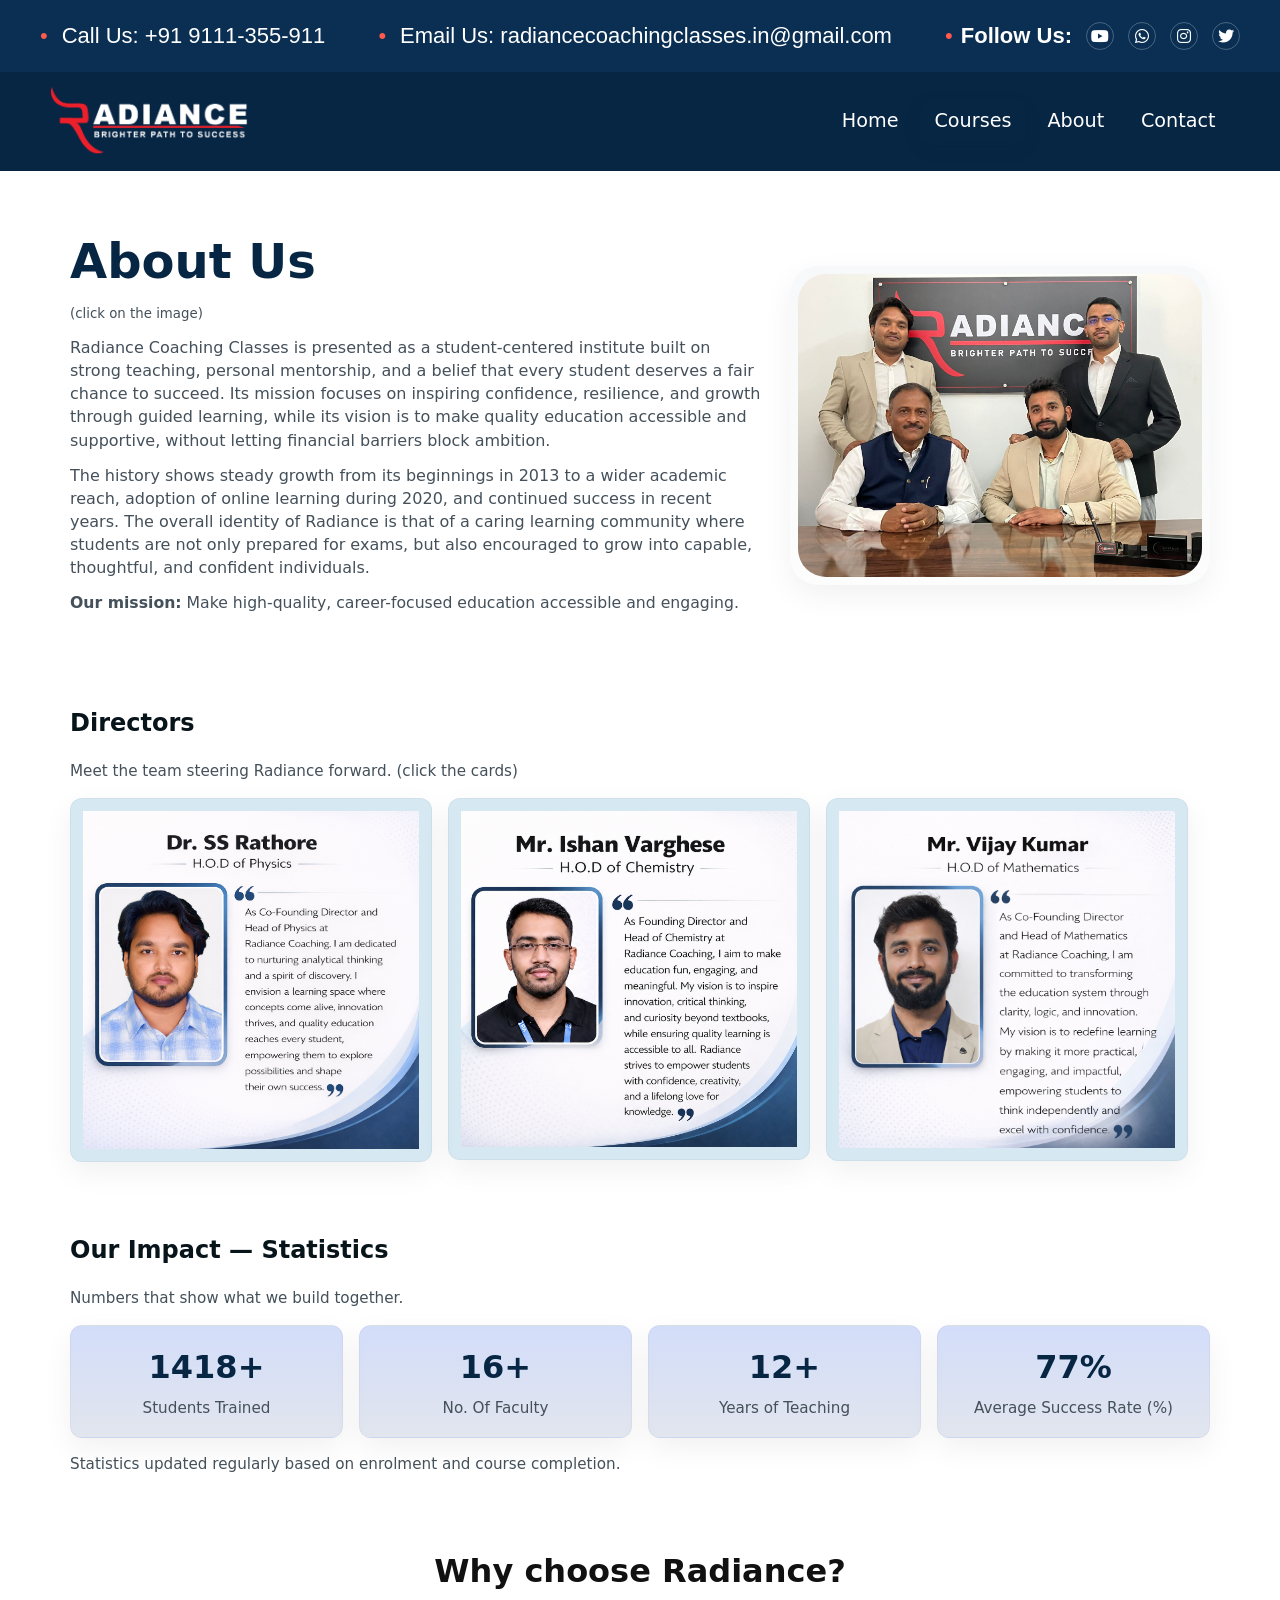
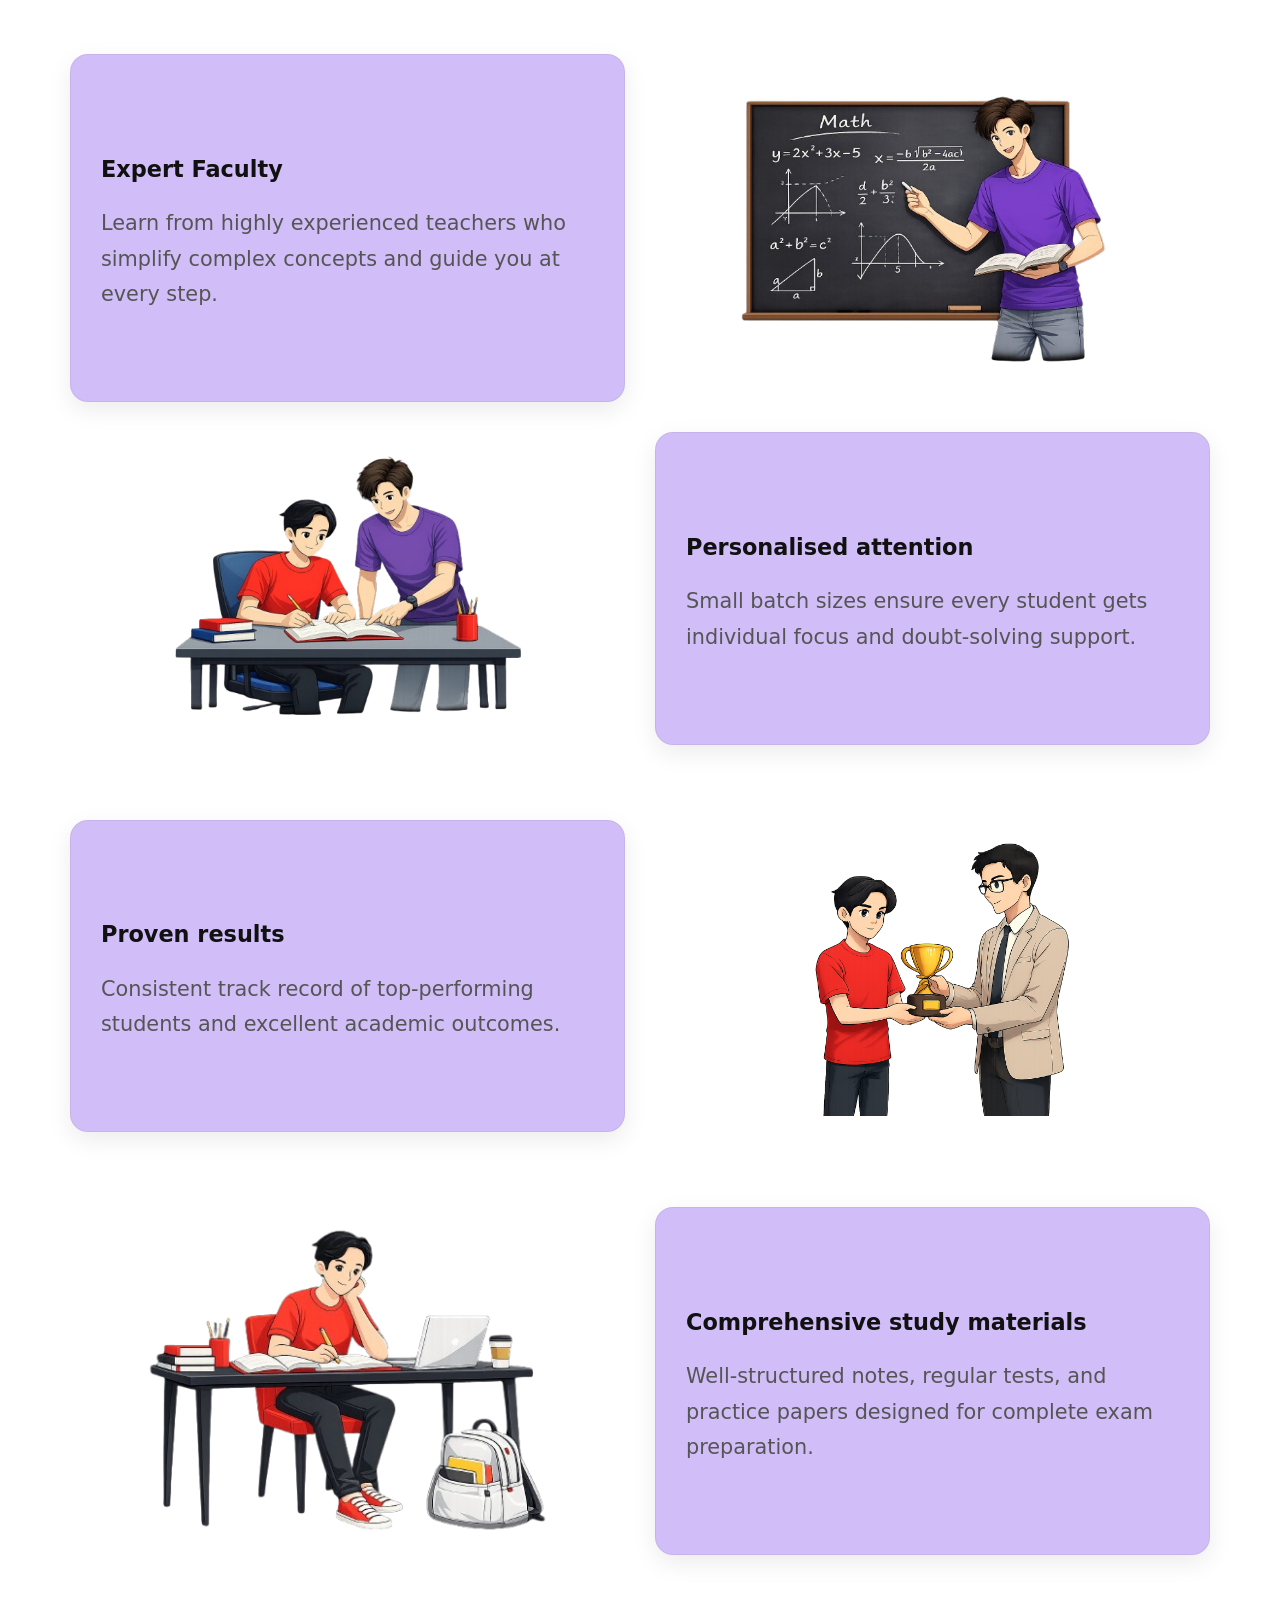
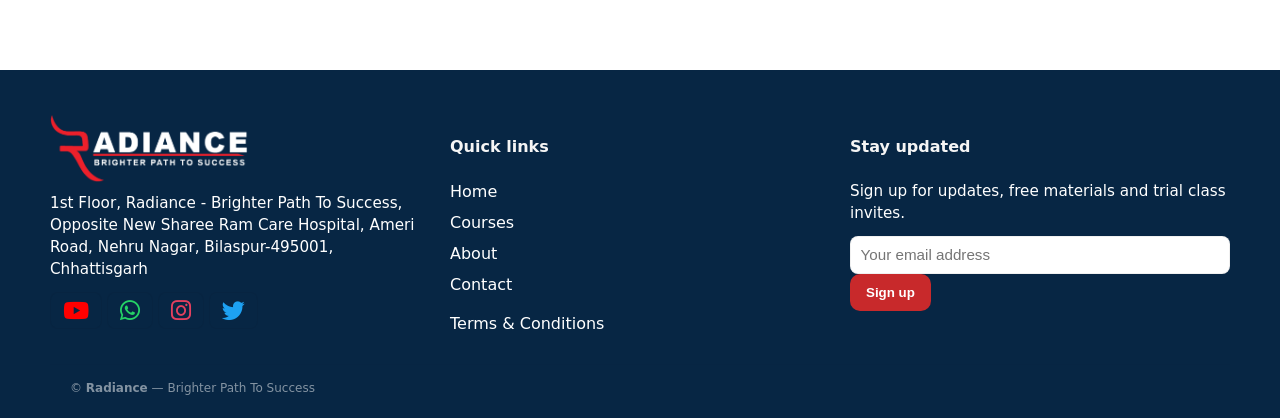
<file: about.html>
<!doctype html>
<html lang="en">
<head>
  <meta charset="utf-8" />
  <meta name="viewport" content="width=device-width,initial-scale=1" />
  <title>About Radiance Coaching Classes | Our Mission & Teaching Approach</title>
  <meta name="description" content="Learn about Radiance Coaching Classes, our mission, teaching approach, and how we help students build confidence, clarity, and strong results.">
  <link rel="stylesheet" href="aboutus.css">
  <link rel="stylesheet" href="https://cdnjs.cloudflare.com/ajax/libs/font-awesome/6.5.0/css/all.min.css">
  <link rel="icon" type="image/png" href="Rlogo-01.png">
</head>
<body>
   <header class="upper-header"><!-- Top Bar -->
<div class="top-bar">
  <div class="top-bar-inner">
    <div class="top-item">
      <span class="dot">•</span>
      <strong><a href="tel:+91 9111 355 911"></strong>Call Us: +91 9111-355-911</a>
    </div>

    <div class="top-item">
      <span class="dot">•</span>
      <strong><a href="mailto:radiancecoachingclasses.in@gmail.com"></strong>Email Us: radiancecoachingclasses.in@gmail.com</a>
    </div>

    <div class="top-item social">
      <span class="dot">•</span>
      <strong>Follow Us:</strong>
      <a href="https://www.youtube.com/@Radiancebsp" class="yt"><i class="fa-brands fa-youtube"></i></a>
      <a href="https://wa.me/919111355911" class="wp"><i class="fa-brands fa-whatsapp"></i></a>
      <a href="https://www.instagram.com/radiance.bsp/" class="ig"><i class="fa-brands fa-instagram"></i></a>
      <a href="https://x.com/Radiance1825" class="tw"><i class="fa-brands fa-twitter"></i></a>
    </div>
  </div>
</div>
  </header>
  <header class="site-header">
    <div class="container header-inner">
      <a href="index.html" class="brand">
        <img src="logo.png" alt="Radiance logo" class="logo">
      </a>
      <nav class="main-nav" aria-label="Main navigation">
        <ul>
          <li><a href="index.html">Home</a></li>
          <li><a href="courses.html" class="active">Courses</a></li>
          <li><a href="about.html">About</a></li>
          <li><a href="contact.html">Contact</a></li>
        </ul>
      </nav>
    </div>
  </header>

  <main class="container page-about">
    <!-- Hero / Intro -->
    <section class="hero">
      <div class="hero-content">
        <a href="aboutrad.pdf" style="text-decoration: none;"><h1>About Us</h1></a>
        <p class="lead" style="font-size: smaller;">
          (click on the image)
        </p>
        <p class="lead">
          Radiance Coaching Classes is presented as a student-centered institute built on strong teaching,
          personal mentorship, and a belief that every student deserves a fair chance to succeed. Its mission 
          focuses on inspiring confidence, resilience, and growth through guided learning, while its vision is
          to make quality education accessible and supportive, without letting financial barriers block ambition.
        </p>

        <p class="lead">
          The history shows steady growth from its beginnings in 2013 to a wider academic reach, adoption of online 
          learning during 2020, and continued success in recent years. The overall identity of Radiance is that of a 
          caring learning community where students are not only prepared for exams, but also encouraged to grow into 
          capable, thoughtful, and confident individuals.
        </p>
        <p class="mission"><strong>Our mission:</strong> Make high-quality, career-focused education accessible and engaging.</p>
      </div>

      <div class="hero-card">
        <div class="card-visual">
          <a href="aboutrad.pdf"><img src="the us.jpeg" alt="Students learning" /></a>
        </div>
      </div>
    </section>

    <!-- Owners / Directors -->
    <section class="owners-section" aria-labelledby="owners-heading">
      <h2 id="owners-heading">Directors</h2>
      <p class="small muted">Meet the team steering Radiance forward. (click the cards)</p>

      <div class="owners-grid">
      <a href="Rathore Profile.pdf"><article class="owner-card">
          <img src="Rathsays.png" class="director-profile">
        </article></a>

        <a href="ISHAN.pdf"><article class="owner-card">
          <img src="ishansays.png" class="director-profile">
        </article></a>
      
        <a href="vijay profile.pdf"><article class="owner-card">
          <img src="vijsays.png" class="director-profile">
        </article></a>
      
      
      </div>
    </section>

    <!-- Statistics -->
    <section class="stats-section" aria-labelledby="stats-heading">
      <h2 id="stats-heading">Our Impact — Statistics</h2>
      <p class="small muted">Numbers that show what we build together.</p>

      <style>.plus::after {
          content: "+";
       }
       .percent::after {
        content: "%";
       }
       </style>

      <div class="stats-grid" role="list">
        <div class="stat" role="listitem">
          <div class="stat-value plus" data-target="1600">0</div>
          <div class="stat-label">Students Trained</div>
        </div>

        <div class="stat" role="listitem">
          <div class="stat-value plus" data-target="18">0</div>
          <div class="stat-label">No. Of Faculty</div>
        </div>

        <div class="stat" role="listitem">
          <div class="stat-value plus" data-target="13">0</div>
          <div class="stat-label">Years of Teaching</div>
        </div>

        <div class="stat" role="listitem">
          <div class="stat-value percent" data-target="87">0</div>
          <div class="stat-label">Average Success Rate (%)</div>
        </div>
      </div>
      <p class="small note">Statistics updated regularly based on enrolment and course completion.</p>
    </section>

    <!-- Why choose us -->
   <section id="why">
      <h3>Why choose Radiance?</h3>
      <div class="why-grid">
        <div><img class="why-photo" src="dood1.png" alt="photo 1" /></div>
        <div class="why-text">
          <h4>Expert Faculty</h4>
          <p>Learn from highly experienced teachers who simplify complex concepts and guide you at every step.</p>
        </div>

        <div class="why-text">
          <h4>Personalised attention</h4>
          <p>Small batch sizes ensure every student gets individual focus and doubt-solving support.</p>
        </div>
        <div><img class="why-photo" src="dood2.png" alt="photo 2" /></div>
      </div>
    
      <div class="why-grid">
        <div class="why-text">
          <h4>Proven results</h4>
          <p>Consistent track record of top-performing students and excellent academic outcomes.</p>
        </div>
        <div><img class="why-photo" src="dood3.png" alt="photo 3"/></div>
      </div>

      <div class="why-grid">
        <div class="why-text">
          <h4>Comprehensive study materials</h4>
          <p>Well-structured notes, regular tests, and practice papers designed for complete exam preparation.</p>
        </div>
        <div><img class="why-photo" src="dood4.png" alt="photo 3"/></div>
      </div>

    </section>
  </main>

  <script>
document.addEventListener('DOMContentLoaded', () => {
  // safe year assignment (no error if missing)
  const yearEl = document.getElementById('year');
  if (yearEl) yearEl.textContent = new Date().getFullYear();

  // counters
  const counters = document.querySelectorAll('.stat-value');
  const duration = 1400; // ms
  const easeOut = t => 1 - Math.pow(1 - t, 3);

  function animateCounter(el, target) {
    const start = 0;
    const startTime = performance.now();
    function step(now) {
      const elapsed = now - startTime;
      const progress = Math.min(1, elapsed / duration);
      const value = Math.round(start + (target - start) * easeOut(progress));
      el.textContent = value;
      if (progress < 1) requestAnimationFrame(step);
      else el.textContent = target;
    }
    requestAnimationFrame(step);
  }

  if (counters.length === 0) return;

  const statsSection = document.querySelector('.stats-section');
  if (!statsSection) return;

  const io = new IntersectionObserver((entries, obs) => {
    for (const entry of entries) {
      if (entry.isIntersecting) {
        counters.forEach(c => {
          const t = parseInt(c.getAttribute('data-target') || '0', 10);
          animateCounter(c, t);
        });
        obs.disconnect();
        break;
      }
    }
  }, { threshold: 0.2 });

  io.observe(statsSection);
});
</script>

  <!-- SITE FOOTER: three stacked sections (columns/rows handled by CSS) -->
  <footer class="site-footer">
    <div class="container footer-grid">
      <!-- Column 1: logo, about, social links -->
      <div class="footer-col footer-about" aria-labelledby="footer-about-heading">
        <h4 id="footer-about-heading" class="visually-hidden">About Radiance</h4>
        <div class="footer-brand">
          <a href="sample.html"><img src="logo.png" alt="Radiance logo" /></a>
        </div>
        <p class="footer-text">1st Floor, Radiance - Brighter Path To Success, Opposite New Sharee Ram Care Hospital, Ameri Road, Nehru Nagar, Bilaspur-495001, Chhattisgarh</p>
        <div class="footer-social">
          <a href="https://www.youtube.com/@Radiancebsp" target="_blank" rel="noopener noreferrer" aria-label="YouTube" class="yt"><i class="fa-brands fa-youtube"></i></a>
          <a href="https://wa.me/919111355911" target="_blank" rel="noopener noreferrer" aria-label="whatsapp" class="wp"><i class="fa-brands fa-whatsapp"></i></a>
          <a href="https://www.instagram.com/radiance.bsp/" target="_blank" rel="noopener noreferrer" aria-label="Instagram" class="ig"><i class="fa-brands fa-instagram"></i></a>
          <a href="https://x.com/Radiance1825" target="_blank" rel="noopener noreferrer" aria-label="Twitter" class="tw"><i class="fa-brands fa-twitter"></i></a>
        </div>
      </div>

      <!-- Column 2: quick links + terms -->
      <div class="footer-col footer-links" aria-labelledby="footer-links-heading">
        <h4 id="footer-links-heading" style="color: whitesmoke;">Quick links</h4>
        <ul class="footer-nav">
          <li><a href="index.html">Home</a></li>
          <li><a href="courses.html">Courses</a></li>
          <li><a href="about.html">About</a></li>
          <li><a href="contact.html">Contact</a></li>
        </ul>
        <div class="footer-terms" style="margin-top:1rem;">
          <a href="terms.html">Terms &amp; Conditions</a>
        </div>
      </div>

      <!-- Column 3: signup form -->
      <div class="footer-col footer-signup" aria-labelledby="footer-signup-heading">
        <h4 id="footer-signup-heading" style="color: whitesmoke;">Stay updated</h4>
        <p class="footer-text small">Sign up for updates, free materials and trial class invites.</p>
        <form id="footer-signup-form" action="#" method="post" novalidate>
          <div class="form-row">
            <label for="signup-email" class="visually-hidden">Email address</label>
            <input id="signup-email" name="email" type="email" placeholder="Your email address" required />
          </div>
          <div class="form-row">
            <button type="submit" class="btn">Sign up</button>
          </div>
        </form>
      </div>
    </div>

    <div class="container copyright">
      <small>© <strong>Radiance</strong> — Brighter Path To Success</small>
    </div>
  </footer>
  <script src="https://cdn.emailjs.com/dist/email.min.js"></script>
  <script src="script.js"></script>
  
</body>
</html>
</file>
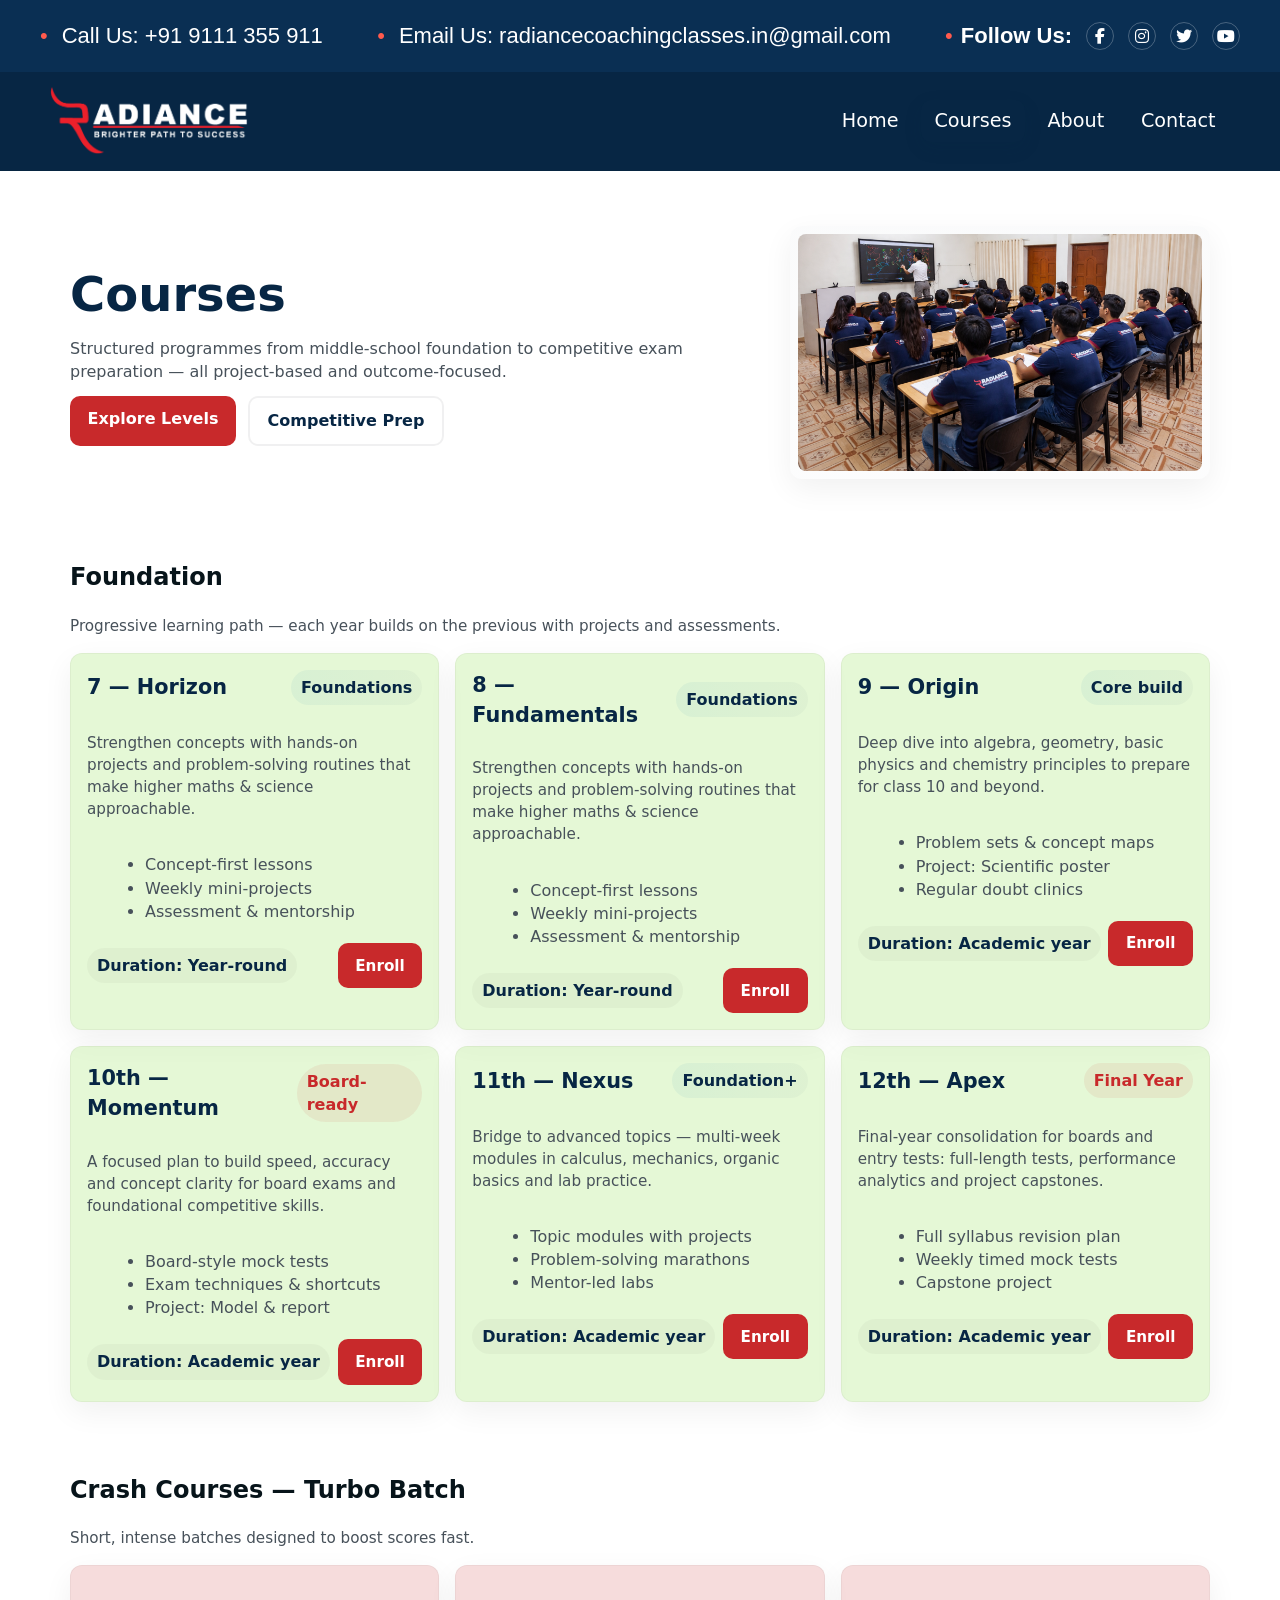
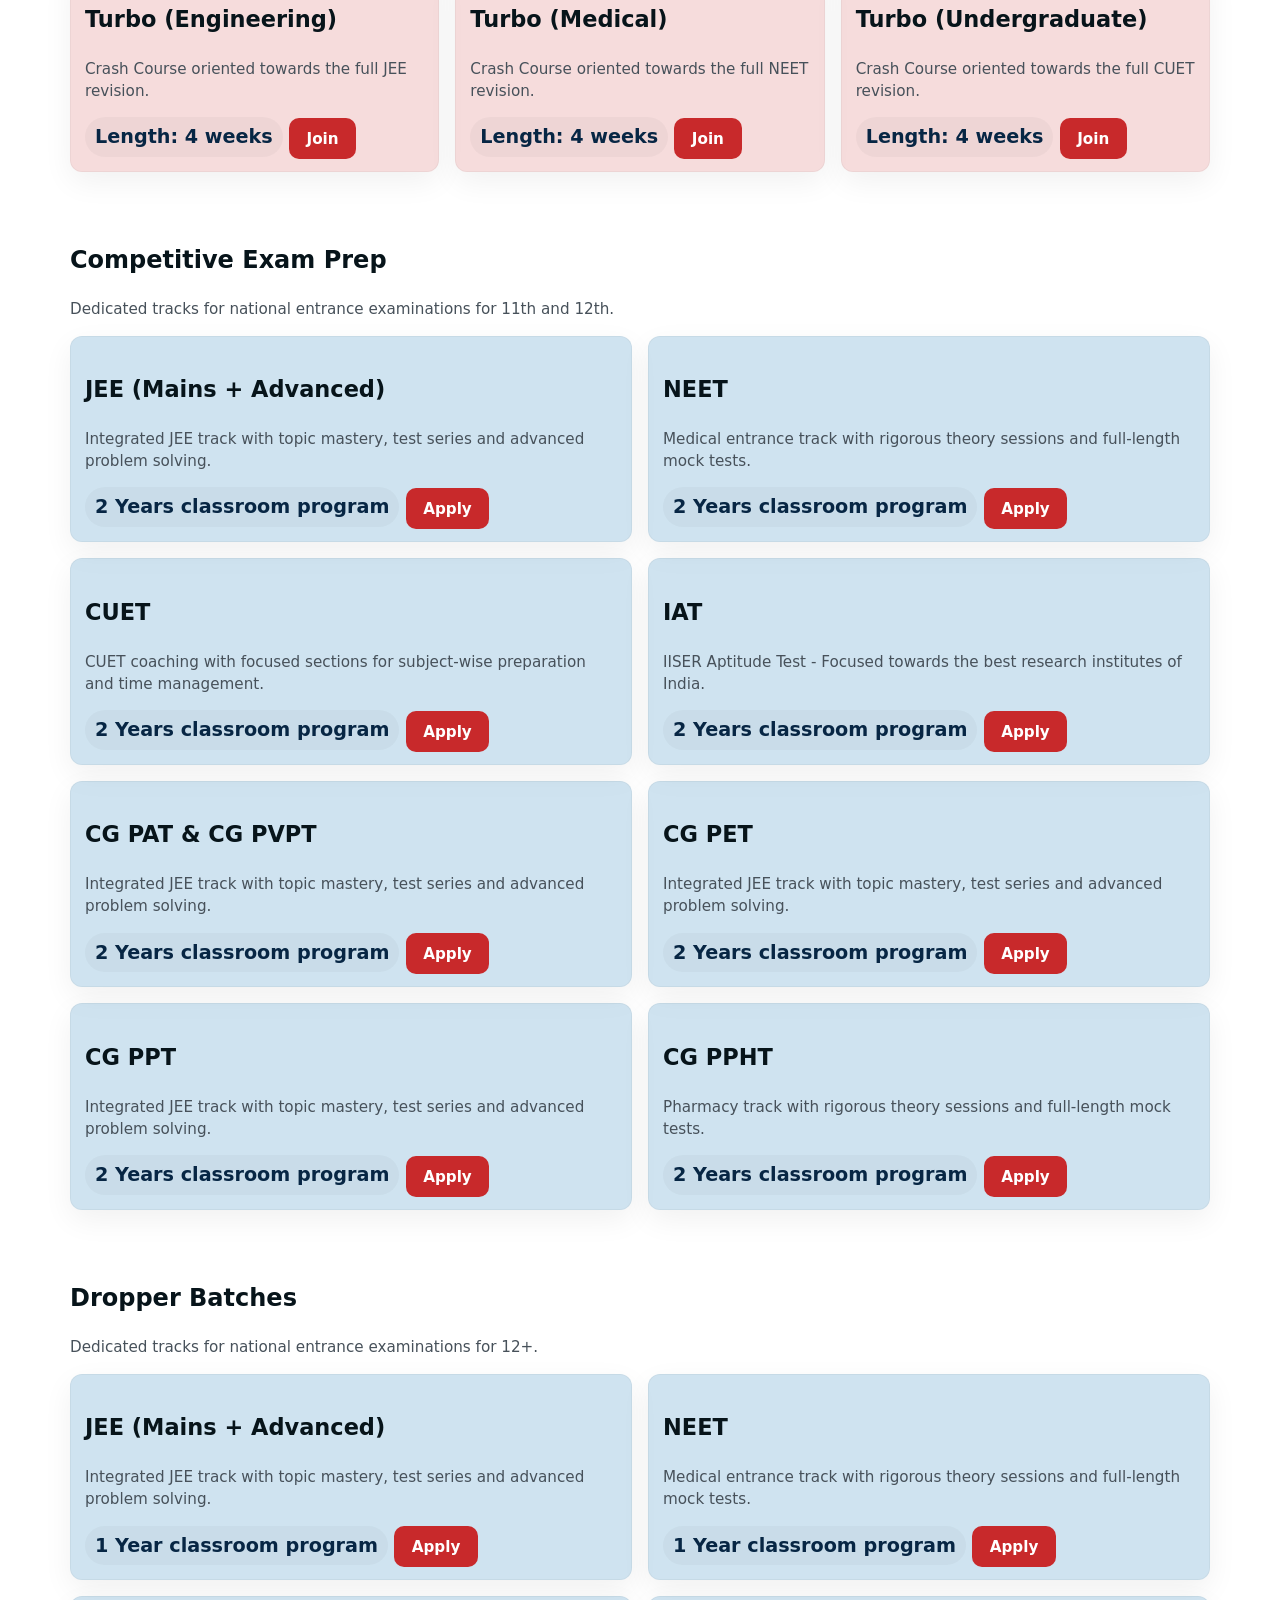
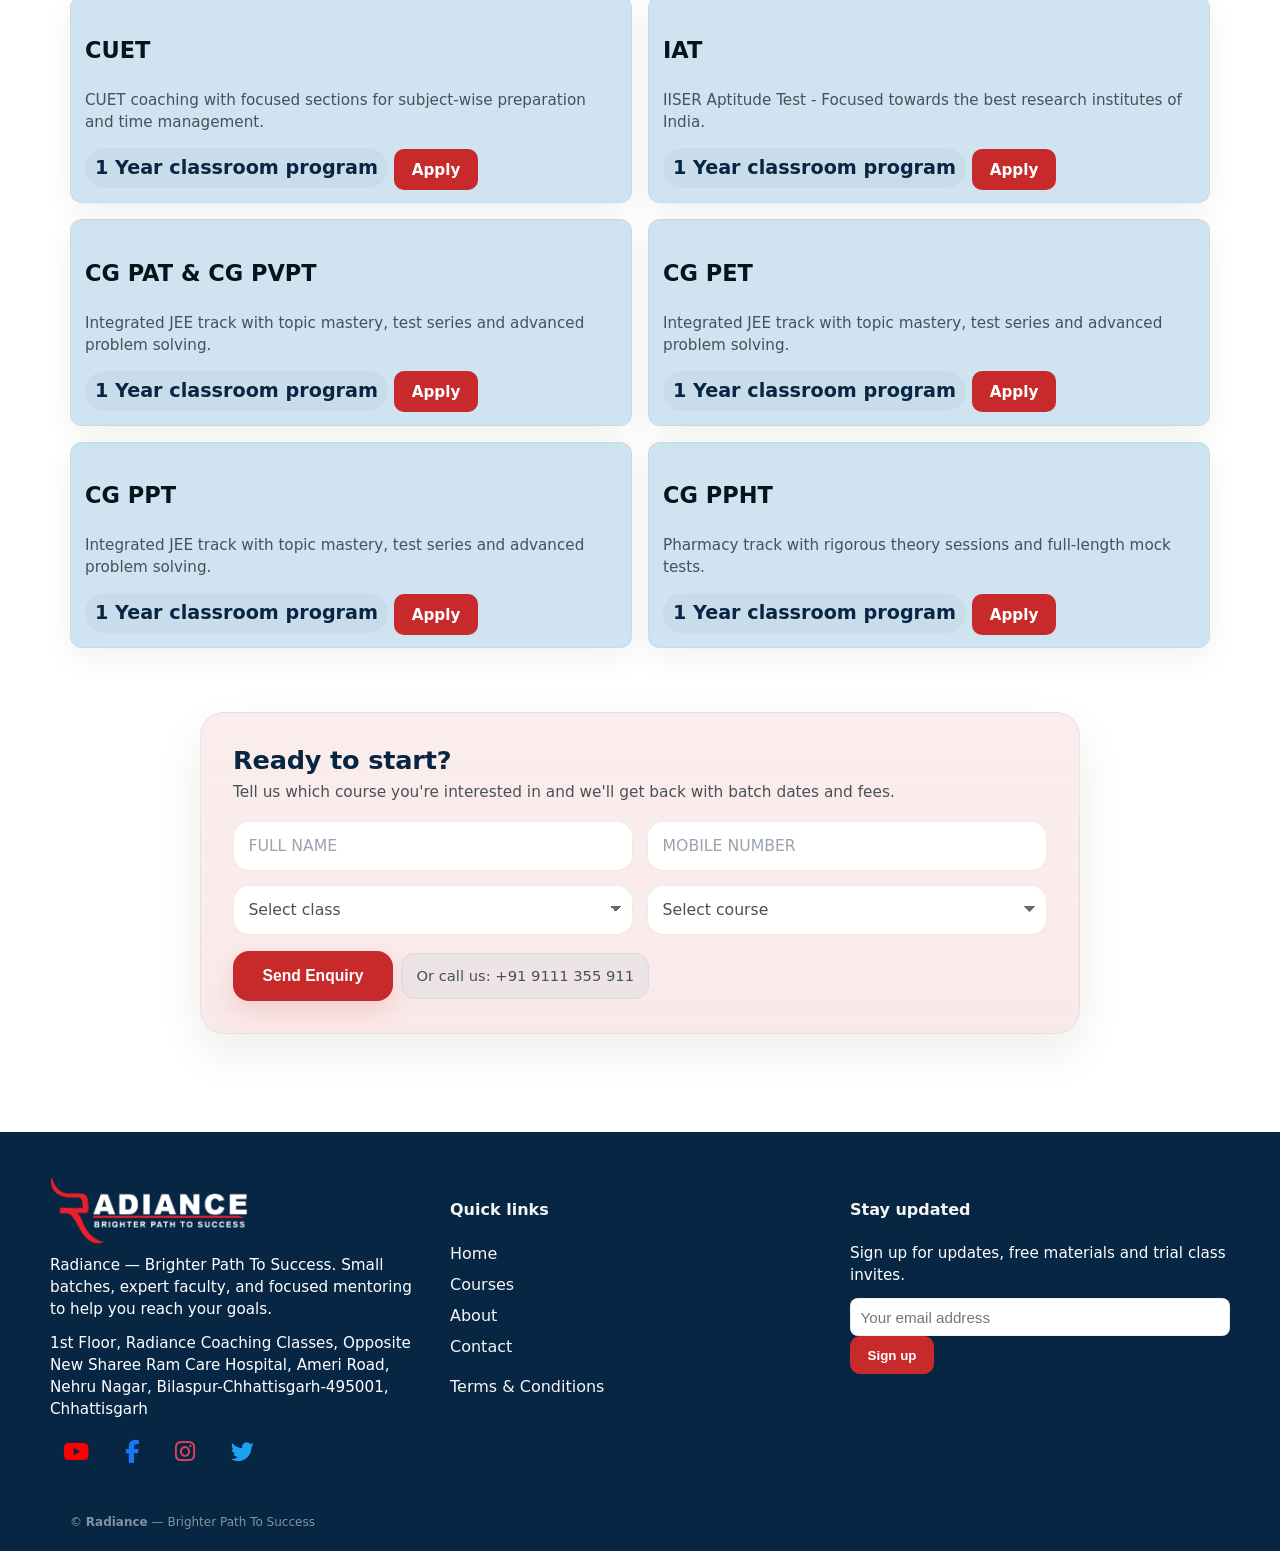
<file: Courses.html>
<!doctype html>
<html lang="en">
<head>
  <meta charset="utf-8" />
  <meta name="viewport" content="width=device-width,initial-scale=1" />
  <title>Courses | Radiance Coaching Classes</title>
  <meta name="description" content="Explore our school courses, crash courses, and competitive exam preparation programs designed for clear learning and exam success.">
  <link rel="stylesheet" href="courses.css">
  <link rel="stylesheet" href="https://cdnjs.cloudflare.com/ajax/libs/font-awesome/6.5.0/css/all.min.css">
</head>
<body>
  <header class="upper-header"><!-- Top Bar -->
<div class="top-bar">
  <div class="top-bar-inner">
    <div class="top-item">
      <span class="dot">•</span>
      <strong><a href="tel:+91 9111 355 911"></strong>Call Us: +91 9111 355 911</a>
    </div>

    <div class="top-item">
      <span class="dot">•</span>
      <strong><a href="mailto:radiancecoachingclasses.in@gmail.com"></strong>Email Us: radiancecoachingclasses.in@gmail.com</a>
    </div>

    <div class="top-item social">
      <span class="dot">•</span>
      <strong>Follow Us:</strong>
      <a href="#" class="fb"><i class="fa-brands fa-facebook-f"></i></a>
      <a href="https://www.instagram.com/radiance.bsp/" class="ig"><i class="fa-brands fa-instagram"></i></a>
      <a href="https://x.com/Radiance1825" class="tw"><i class="fa-brands fa-twitter"></i></a>
      <a href="https://www.youtube.com/@Radiancebsp" class="yt"><i class="fa-brands fa-youtube"></i></a>
    </div>
  </div>
</div>
  </header>
  <header class="site-header">
    <div class="container header-inner">
      <a href="index.html" class="brand">
        <img src="logo.png" alt="Radiance logo" class="logo">
      </a>
      <nav class="main-nav" aria-label="Main navigation">
        <ul>
          <li><a href="index.html">Home</a></li>
          <li><a href="courses.html" class="active">Courses</a></li>
          <li><a href="about.html">About</a></li>
          <li><a href="contact.html">Contact</a></li>
        </ul>
      </nav>
    </div>
  </header>

  <main class="container page-courses">
    <section class="hero">
      <div class="hero-content">
        <h1>Courses</h1>
        <p class="lead">Structured programmes from middle-school foundation to competitive exam preparation — all project-based and outcome-focused.</p>
        <div class="cta-row">
          <a class="btn" href="#levels">Explore Levels</a>
          <a class="btn secondary" href="#competitive">Competitive Prep</a>
        </div>
      </div>
      <div class="hero-card">
        <div class="card-visual">
          <img src="class.png" alt="Students in class">
        </div>
      </div>
    </section>

    <!-- Levels -->
    <section id="levels" class="levels-section">
      <h2>Foundation</h2>
      <p class="small muted">Progressive learning path — each year builds on the previous with projects and assessments.</p>

      <div class="levels-grid">
        <article class="level-card">
          <div class="level-head">
            <h3>7 — Horizon</h3>
            <span class="badge accent">Foundations</span>
          </div>
          <p class="small muted">Strengthen concepts with hands-on projects and problem-solving routines that make higher maths & science approachable.</p>
          <ul class="features-list">
            <li>Concept-first lessons</li>
            <li>Weekly mini-projects</li>
            <li>Assessment & mentorship</li>
          </ul>
          <div class="meta-row">
            <span class="pill">Duration: Year-round</span>
            <a class="btn small" href="#Enroll">Enroll</a>
          </div>
        </article>

        <article class="level-card">
          <div class="level-head">
            <h3>8 — Fundamentals</h3>
            <span class="badge accent">Foundations</span>
          </div>
          <p class="small muted">Strengthen concepts with hands-on projects and problem-solving routines that make higher maths & science approachable.</p>
          <ul class="features-list">
            <li>Concept-first lessons</li>
            <li>Weekly mini-projects</li>
            <li>Assessment & mentorship</li>
          </ul>
          <div class="meta-row">
            <span class="pill">Duration: Year-round</span>
            <a class="btn small" href="#Enroll">Enroll</a>
          </div>
        </article>

        <article class="level-card">
          <div class="level-head">
            <h3>9 — Origin</h3>
            <span class="badge accent">Core build</span>
          </div>
          <p class="small muted">Deep dive into algebra, geometry, basic physics and chemistry principles to prepare for class 10 and beyond.</p>
          <ul class="features-list">
            <li>Problem sets & concept maps</li>
            <li>Project: Scientific poster</li>
            <li>Regular doubt clinics</li>
          </ul>
          <div class="meta-row">
            <span class="pill">Duration: Academic year</span>
            <a class="btn small" href="#Enroll">Enroll</a>
          </div>
        </article>

        <article class="level-card">
          <div class="level-head">
            <h3>10th — Momentum</h3>
            <span class="badge">Board-ready</span>
          </div>
          <p class="small muted">A focused plan to build speed, accuracy and concept clarity for board exams and foundational competitive skills.</p>
          <ul class="features-list">
            <li>Board-style mock tests</li>
            <li>Exam techniques & shortcuts</li>
            <li>Project: Model & report</li>
          </ul>
          <div class="meta-row">
            <span class="pill">Duration: Academic year</span>
            <a class="btn small" href="#Enroll">Enroll</a>
          </div>
        </article>

        <article class="level-card">
          <div class="level-head">
            <h3>11th — Nexus</h3>
            <span class="badge accent">Foundation+</span>
          </div>
          <p class="small muted">Bridge to advanced topics — multi-week modules in calculus, mechanics, organic basics and lab practice.</p>
          <ul class="features-list">
            <li>Topic modules with projects</li>
            <li>Problem-solving marathons</li>
            <li>Mentor-led labs</li>
          </ul>
          <div class="meta-row">
            <span class="pill">Duration: Academic year</span>
            <a class="btn small" href="#Enroll">Enroll</a>
          </div>
        </article>

        <article class="level-card">
          <div class="level-head">
            <h3>12th — Apex</h3>
            <span class="badge">Final Year</span>
          </div>
          <p class="small muted">Final-year consolidation for boards and entry tests: full-length tests, performance analytics and project capstones.</p>
          <ul class="features-list">
            <li>Full syllabus revision plan</li>
            <li>Weekly timed mock tests</li>
            <li>Capstone project</li>
          </ul>
          <div class="meta-row">
            <span class="pill">Duration: Academic year</span>
            <a class="btn small" href="#Enroll">Enroll</a>
          </div>
        </article>
      </div>
    </section>

    <!-- Crash courses -->
    <section id="crash" class="crash-section">
      <h2>Crash Courses — Turbo Batch</h2>
      <p class="small muted">Short, intense batches designed to boost scores fast.</p>

      <div class="crash-grid">
        <article class="crash-card">
          <h3>Turbo (Engineering)</h3>
          <p class="small muted">Crash Course oriented towards the full JEE revision.</p>
          <div class="meta-row">
            <span class="pill">Length: 4 weeks</span>
            <a class="btn small" href="#Enroll">Join</a>
          </div>
        </article>

        <article class="crash-card">
          <h3>Turbo (Medical)</h3>
          <p class="small muted">Crash Course oriented towards the full NEET revision.</p>
          <div class="meta-row">
            <span class="pill">Length: 4 weeks</span>
            <a class="btn small" href="#Enroll">Join</a>
          </div>
        </article>

        <article class="crash-card">
          <h3>Turbo (Undergraduate)</h3>
          <p class="small muted">Crash Course oriented towards the full CUET revision.</p>
          <div class="meta-row">
            <span class="pill">Length: 4 weeks</span>
            <a class="btn small" href="#Enroll">Join</a>
          </div>
        </article>
      </div>
    </section>

    <!-- Competitive exams -->
    <section id="competitive" class="competitive-section">
      <h2>Competitive Exam Prep</h2>
      <p class="small muted">Dedicated tracks for national entrance examinations for 11th and 12th.</p>

      <div class="competitive-grid">
        <article class="comp-card">
          <h3>JEE (Mains + Advanced)</h3>
          <p class="small muted">Integrated JEE track with topic mastery, test series and advanced problem solving.</p>
          <div class="meta-row">
            <span class="pill">2 Years classroom program</span>
            <a class="btn small" href="#Enroll">Apply</a>
          </div>
        </article>

        <article class="comp-card">
          <h3>NEET</h3>
          <p class="small muted">Medical entrance track with rigorous theory sessions and full-length mock tests.</p>
          <div class="meta-row">
            <span class="pill">2 Years classroom program</span>
            <a class="btn small" href="#Enroll">Apply</a>
          </div>
        </article>

        <article class="comp-card">
          <h3>CUET</h3>
          <p class="small muted">CUET coaching with focused sections for subject-wise preparation and time management.</p>
          <div class="meta-row">
            <span class="pill">2 Years classroom program</span>
            <a class="btn small" href="#Enroll">Apply</a>
          </div>
        </article>

        <article class="comp-card">
          <h3>IAT</h3>
          <p class="small muted">IISER Aptitude Test - Focused towards the best research institutes of India.</p>
          <div class="meta-row">
            <span class="pill">2 Years classroom program</span>
            <a class="btn small" href="#Enroll">Apply</a>
          </div>
        </article>

        <article class="comp-card">
          <h3>CG PAT & CG PVPT</h3>
          <p class="small muted">Integrated JEE track with topic mastery, test series and advanced problem solving.</p>
          <div class="meta-row">
            <span class="pill">2 Years classroom program</span>
            <a class="btn small" href="#Enroll">Apply</a>
          </div>
        </article>

        <article class="comp-card">
          <h3>CG PET</h3>
          <p class="small muted">Integrated JEE track with topic mastery, test series and advanced problem solving.</p>
          <div class="meta-row">
            <span class="pill">2 Years classroom program</span>
            <a class="btn small" href="#Enroll">Apply</a>
          </div>
        </article>

        <article class="comp-card">
          <h3>CG PPT</h3>
          <p class="small muted">Integrated JEE track with topic mastery, test series and advanced problem solving.</p>
          <div class="meta-row">
            <span class="pill">2 Years classroom program</span>
            <a class="btn small" href="#Enroll">Apply</a>
          </div>
        </article>

        <article class="comp-card">
          <h3>CG PPHT</h3>
          <p class="small muted">Pharmacy track with rigorous theory sessions and full-length mock tests.</p>
          <div class="meta-row">
            <span class="pill">2 Years classroom program</span>
            <a class="btn small" href="#Enroll">Apply</a>
          </div>
        </article>
      </div>
    </section>

    <!--dropper-->
    <section id="competitive" class="competitive-section">
      <h2>Dropper Batches</h2>
      <p class="small muted">Dedicated tracks for national entrance examinations for 12+.</p>

      <div class="competitive-grid">
        <article class="comp-card">
          <h3>JEE (Mains + Advanced)</h3>
          <p class="small muted">Integrated JEE track with topic mastery, test series and advanced problem solving.</p>
          <div class="meta-row">
            <span class="pill">1 Year classroom program</span>
            <a class="btn small" href="#Enroll">Apply</a>
          </div>
        </article>

        <article class="comp-card">
          <h3>NEET</h3>
          <p class="small muted">Medical entrance track with rigorous theory sessions and full-length mock tests.</p>
          <div class="meta-row">
            <span class="pill">1 Year classroom program</span>
            <a class="btn small" href="#Enroll">Apply</a>
          </div>
        </article>

        <article class="comp-card">
          <h3>CUET</h3>
          <p class="small muted">CUET coaching with focused sections for subject-wise preparation and time management.</p>
          <div class="meta-row">
            <span class="pill">1 Year classroom program</span>
            <a class="btn small" href="#Enroll">Apply</a>
          </div>
        </article>

        <article class="comp-card">
          <h3>IAT</h3>
          <p class="small muted">IISER Aptitude Test - Focused towards the best research institutes of India.</p>
          <div class="meta-row">
            <span class="pill">1 Year classroom program</span>
            <a class="btn small" href="#Enroll">Apply</a>
          </div>
        </article>

        <article class="comp-card">
          <h3>CG PAT & CG PVPT</h3>
          <p class="small muted">Integrated JEE track with topic mastery, test series and advanced problem solving.</p>
          <div class="meta-row">
            <span class="pill">1 Year classroom program</span>
            <a class="btn small" href="#Enroll">Apply</a>
          </div>
        </article>

        <article class="comp-card">
          <h3>CG PET</h3>
          <p class="small muted">Integrated JEE track with topic mastery, test series and advanced problem solving.</p>
          <div class="meta-row">
            <span class="pill">1 Year classroom program</span>
            <a class="btn small" href="#Enroll">Apply</a>
          </div>
        </article>

        <article class="comp-card">
          <h3>CG PPT</h3>
          <p class="small muted">Integrated JEE track with topic mastery, test series and advanced problem solving.</p>
          <div class="meta-row">
            <span class="pill">1 Year classroom program</span>
            <a class="btn small" href="#Enroll">Apply</a>
          </div>
        </article>

        <article class="comp-card">
          <h3>CG PPHT</h3>
          <p class="small muted">Pharmacy track with rigorous theory sessions and full-length mock tests.</p>
          <div class="meta-row">
            <span class="pill">1 Year classroom program</span>
            <a class="btn small" href="#Enroll">Apply</a>
          </div>
        </article>
      </div>
    </section>

    <!-- Enroll CTA -->
    <section id="Enroll" class="Enroll-section">
      <div class="Enroll-card">
        <h3>Ready to start?</h3>
        <p class="small muted">Tell us which course you're interested in and we'll get back with batch dates and fees.</p>
        <form class="Enroll-form" id="enquiry-form">
           <div class="form-row">
             <input id="full-name" name="full_name" placeholder="FULL NAME" required />
             <input id="phone" name="phone" placeholder="MOBILE NUMBER" required />
           </div>
         
           <div class="form-row">
             <select id="student-class" name="student_class" required>
               <option value="">Select class</option>
               <option>7</option>
               <option>8</option>
               <option>9</option>
               <option>10</option>
               <option>11</option>
               <option>12</option>
             </select>
         
             <select id="course" name="course" required>
               <option value="">Select course</option>
               <option>CBSE (7-12)</option>
               <option>JEE Mains + Advanced</option>
               <option>NEET</option>
               <option>IAT</option>
               <option>CUET</option>
               <option>CG PAT & CG PVPT</option>
               <option>CG PET</option>
               <option>CG PPT</option>
               <option>CG PPHT</option>
             </select>
           </div>
         
           <div style="display:flex;gap:0.5rem;align-items:center">
             <button class="btn" type="submit">Send Enquiry</button>
             <a href="tel:+91 9111 355 911" style="text-decoration: none;"><div class="note">Or call us: +91 9111 355 911</div></a>
           </div>
         </form>
      </div>
    </section>

  </main>

  <!-- SITE FOOTER: three stacked sections (columns/rows handled by CSS) -->
  <footer class="site-footer">
    <div class="container footer-grid">
      <!-- Column 1: logo, about, social links -->
      <div class="footer-col footer-about" aria-labelledby="footer-about-heading">
        <h4 id="footer-about-heading" class="visually-hidden">About Radiance</h4>
        <div class="footer-brand">
          <a href="sample.html"><img src="logo.png" alt="Radiance logo" /></a>
        </div>
        <p class="footer-text">Radiance — Brighter Path To Success. Small batches, expert faculty, and focused mentoring to help you reach your goals.</p>
        <p class="footer-text">1st Floor, Radiance Coaching Classes, Opposite New Sharee Ram Care Hospital, Ameri Road, Nehru Nagar, Bilaspur-Chhattisgarh-495001, Chhattisgarh</p>
        <div class="footer-social">
          <a href="https://www.youtube.com/@Radiancebsp" target="_blank" rel="noopener noreferrer" aria-label="YouTube" class="yt"><i class="fa-brands fa-youtube"></i></a>
          <a href="https://www.facebook.com/" target="_blank" rel="noopener noreferrer" aria-label="Facebook" class="fb"><i class="fa-brands fa-facebook-f"></i></a>
          <a href="https://www.instagram.com/radiance.bsp/" target="_blank" rel="noopener noreferrer" aria-label="Instagram" class="ig"><i class="fa-brands fa-instagram"></i></a>
          <a href="https://x.com/Radiance1825" target="_blank" rel="noopener noreferrer" aria-label="Twitter" class="tw"><i class="fa-brands fa-twitter"></i></a>
        </div>
      </div>

      <!-- Column 2: quick links + terms -->
      <div class="footer-col footer-links" aria-labelledby="footer-links-heading">
        <h4 id="footer-links-heading" style="color: whitesmoke;">Quick links</h4>
        <ul class="footer-nav">
          <li><a href="index.html">Home</a></li>
          <li><a href="courses.html">Courses</a></li>
          <li><a href="About.html">About</a></li>
          <li><a href="contact.html">Contact</a></li>
        </ul>
        <div class="footer-terms" style="margin-top:1rem;">
          <a href="terms.html">Terms &amp; Conditions</a>
        </div>
      </div>

      <!-- Column 3: signup form -->
      <div class="footer-col footer-signup" aria-labelledby="footer-signup-heading">
        <h4 id="footer-signup-heading" style="color: whitesmoke;">Stay updated</h4>
        <p class="footer-text small">Sign up for updates, free materials and trial class invites.</p>
        <form id="footer-signup-form" action="#" method="post" novalidate>
          <div class="form-row">
            <label for="signup-email" class="visually-hidden">Email address</label>
            <input id="signup-email" name="email" type="email" placeholder="Your email address" required />
          </div>
          <div class="form-row">
            <button type="submit" class="btn">Sign up</button>
          </div>
        </form>
      </div>
    </div>

    <div class="container copyright">
      <small>© <strong>Radiance</strong> — Brighter Path To Success</small>
    </div>
  </footer>

  <script>
    // set year
    document.getElementById('year').textContent = new Date().getFullYear();
  </script>
  <script src="https://cdn.emailjs.com/dist/email.min.js"></script>
  <script src="script.js"></script>
</body>
</html>
</file>
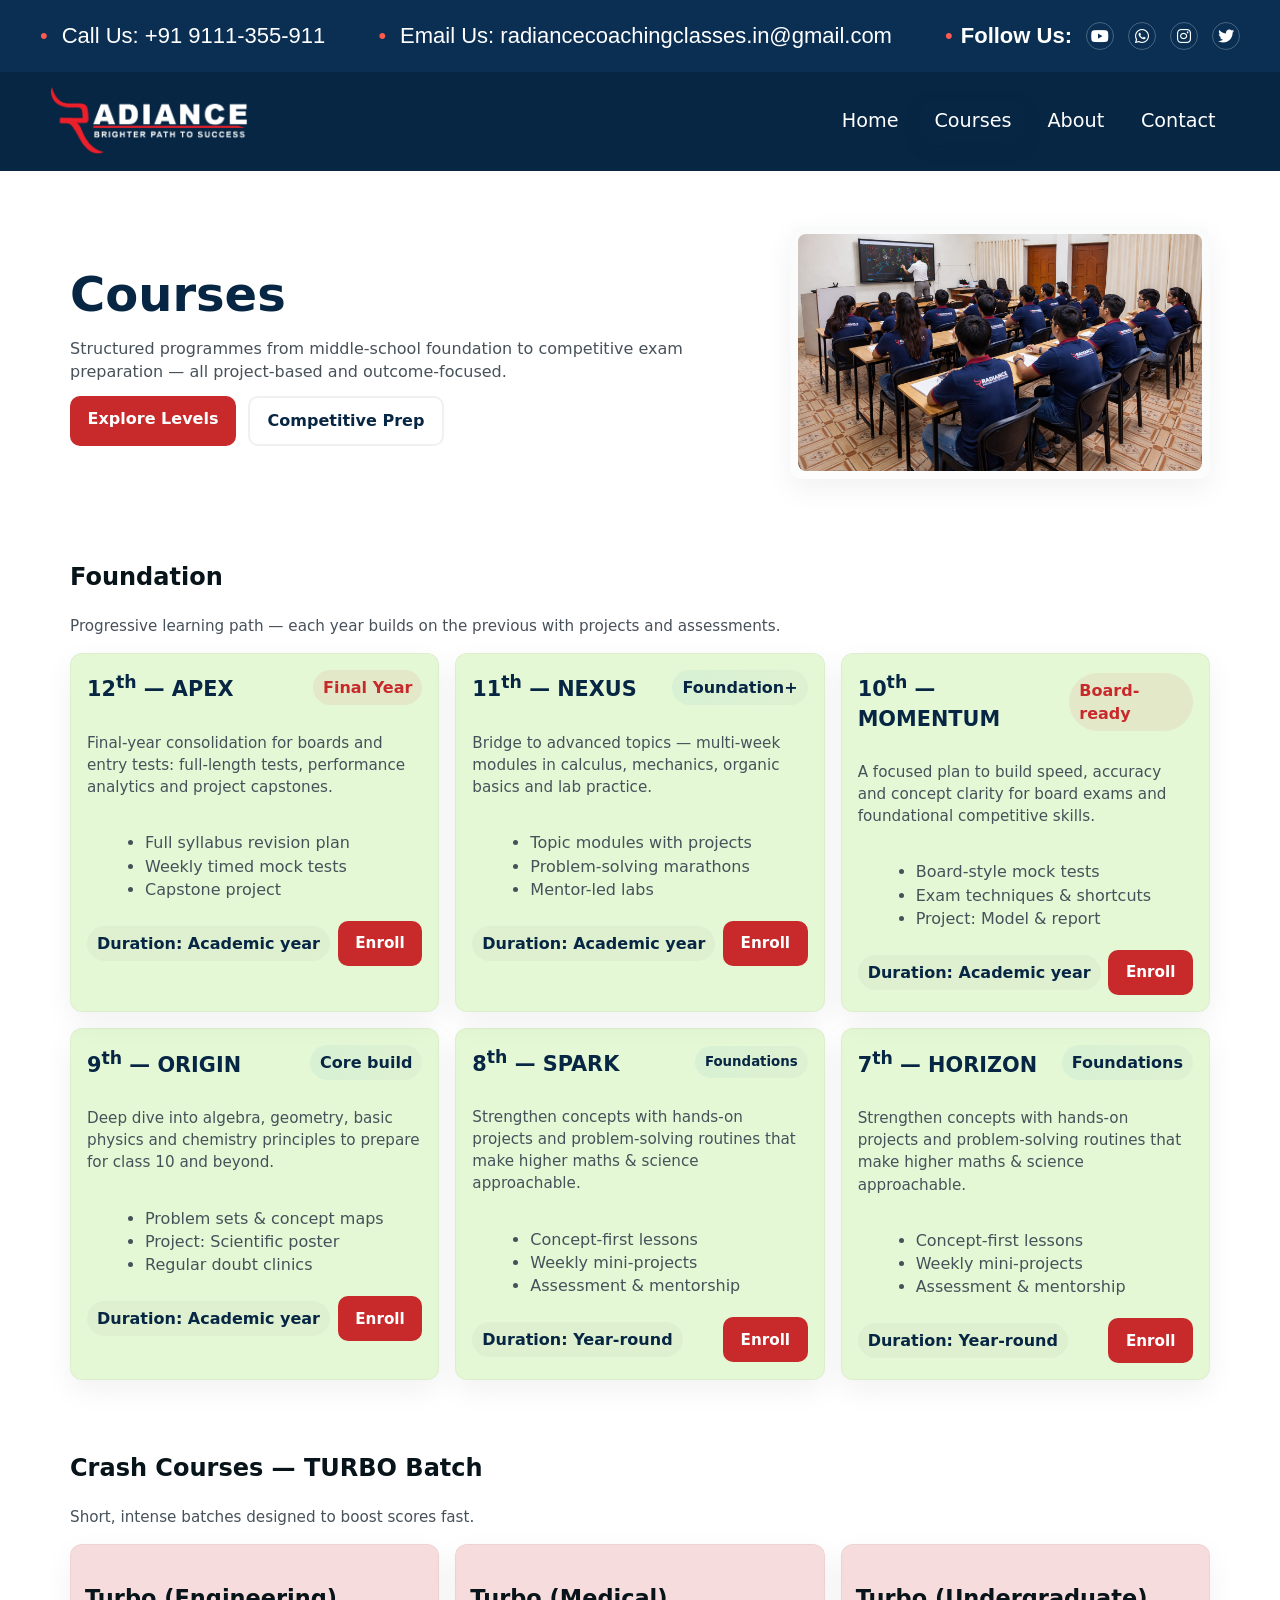
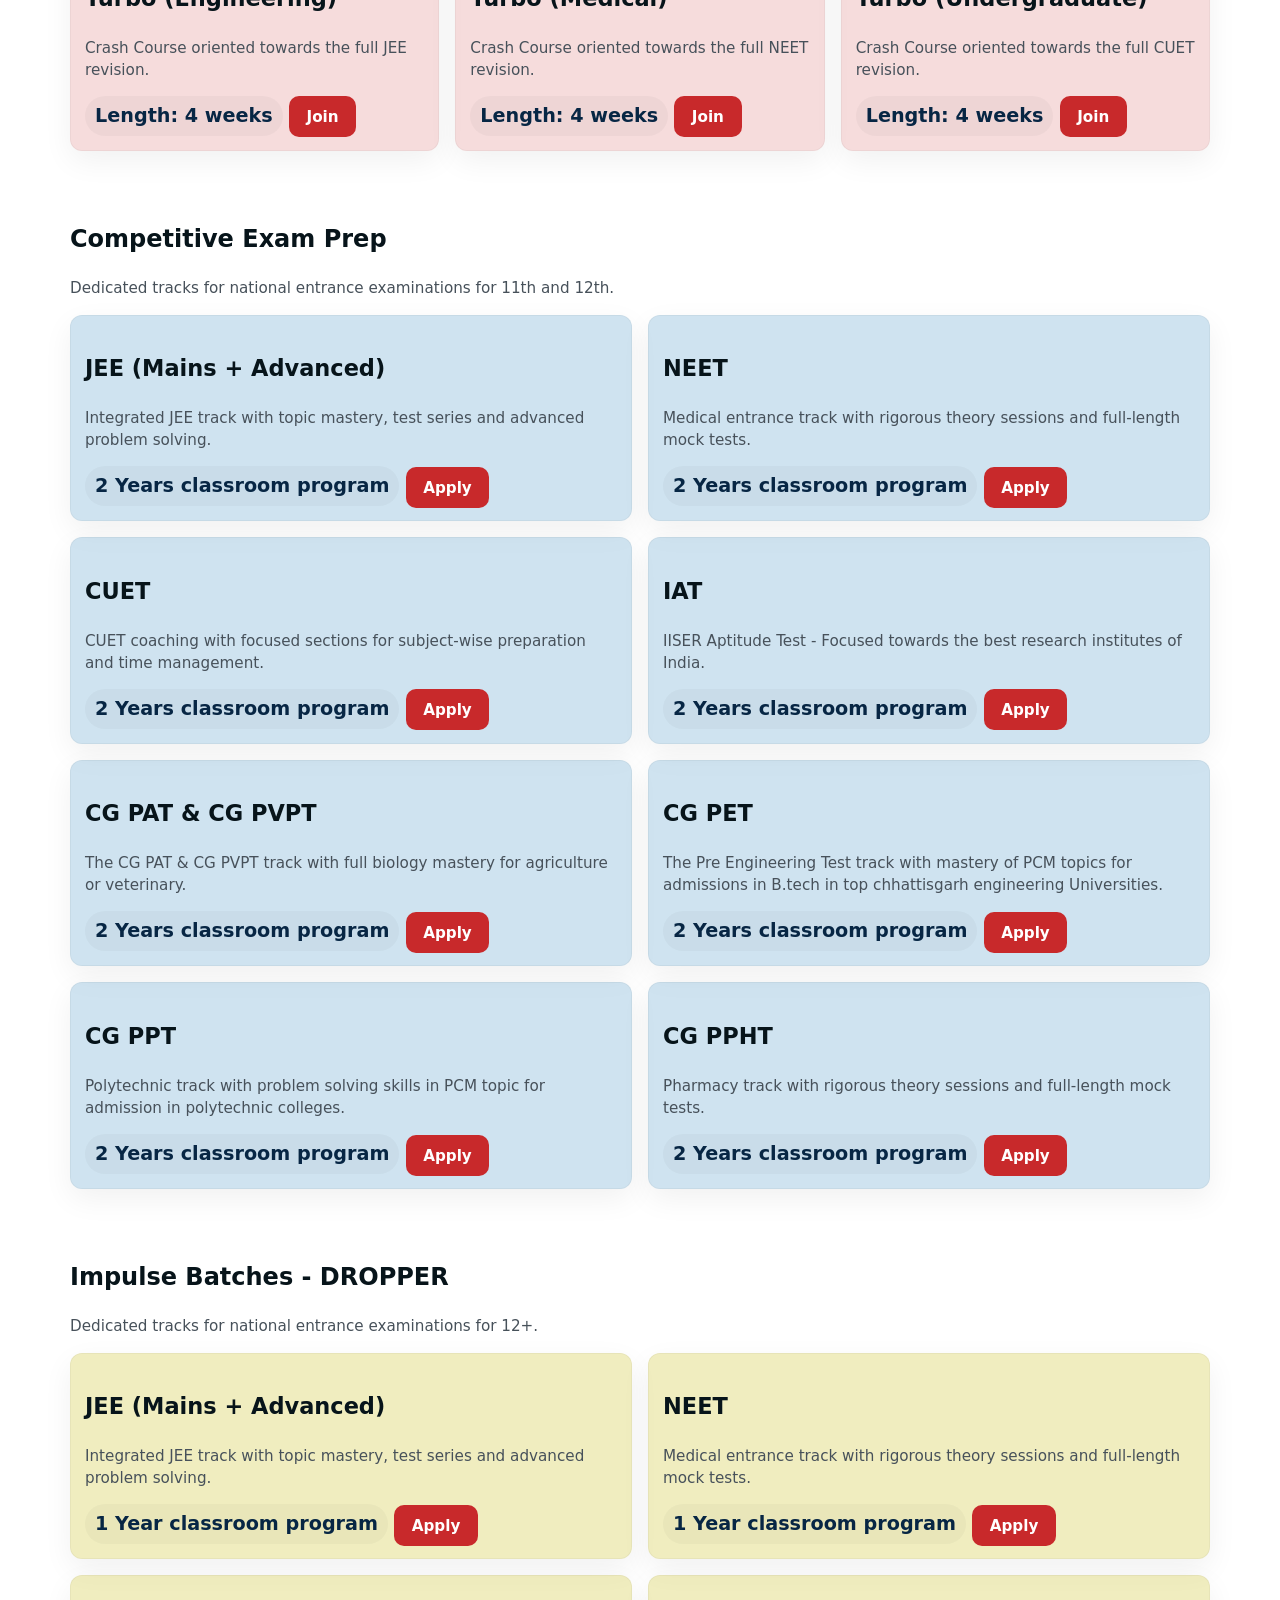
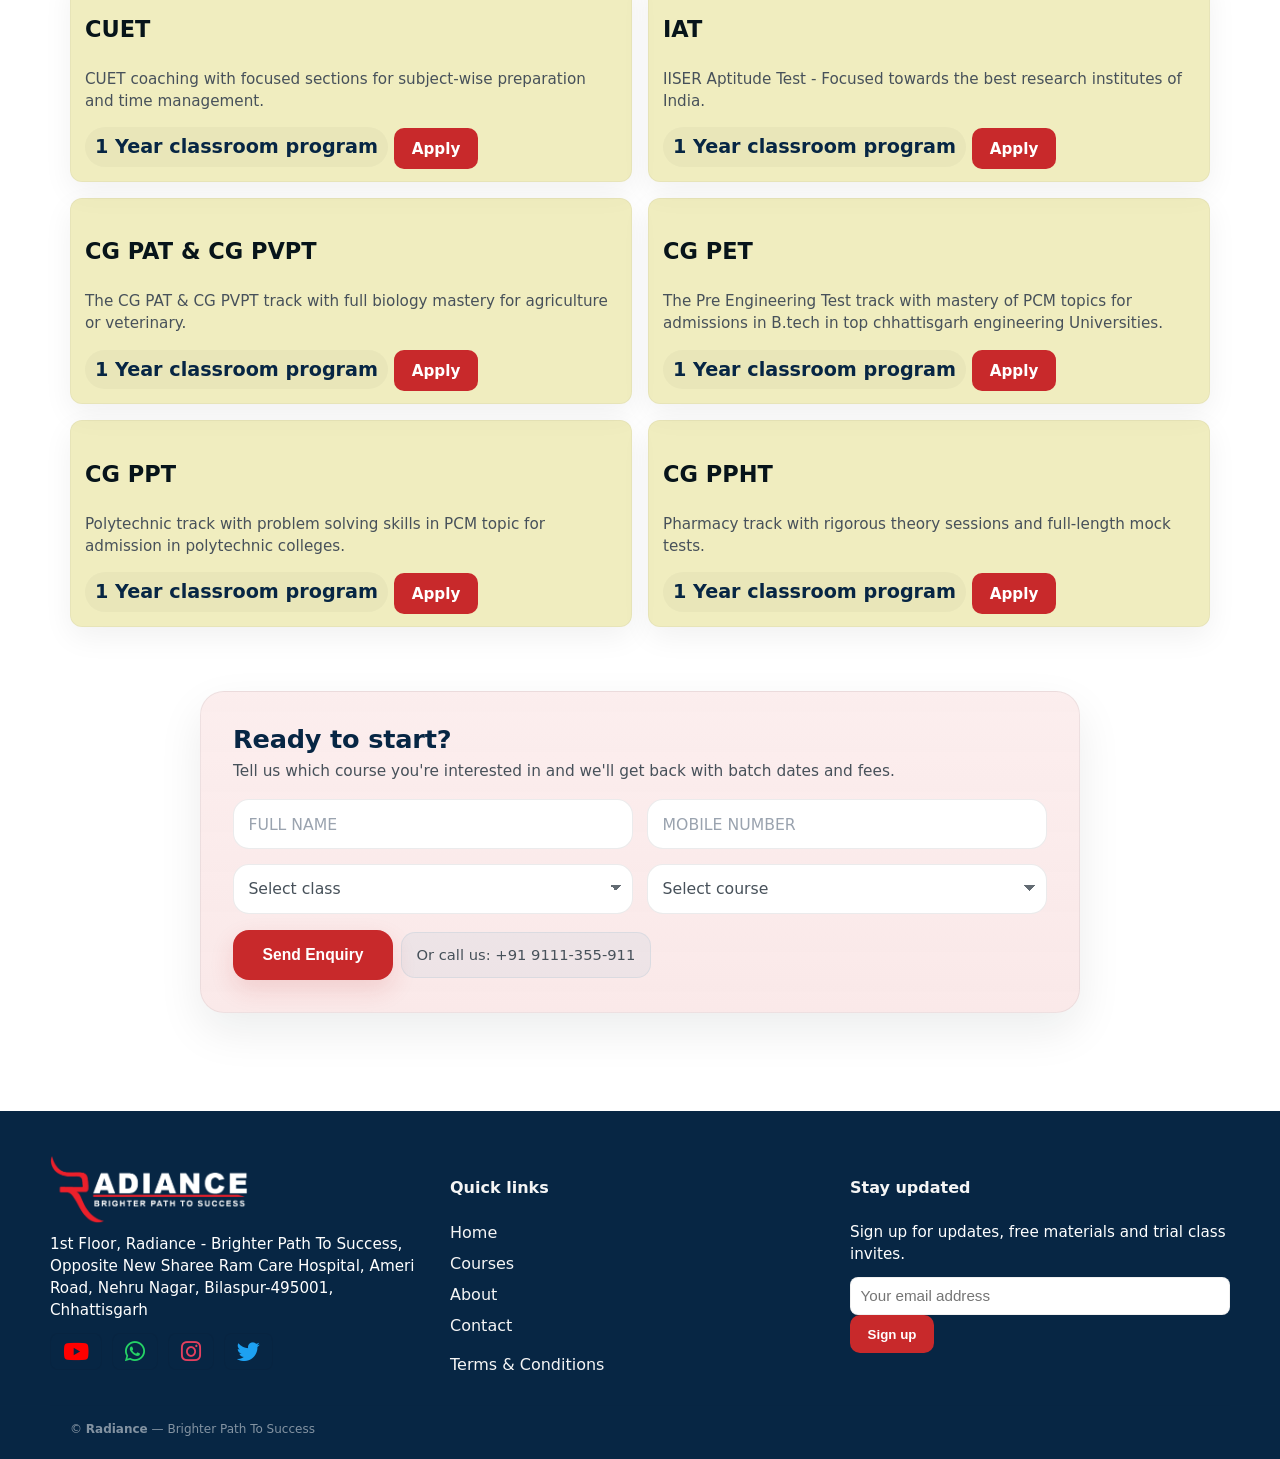
<file: courses.html>
<!doctype html>
<html lang="en">
<head>
  <meta charset="utf-8" />
  <meta name="viewport" content="width=device-width,initial-scale=1" />
  <title>Courses | Radiance Coaching Classes</title>
  <meta name="description" content="Explore our school courses, crash courses, and competitive exam preparation programs designed for clear learning and exam success.">
  <link rel="stylesheet" href="courses.css">
  <link rel="stylesheet" href="https://cdnjs.cloudflare.com/ajax/libs/font-awesome/6.5.0/css/all.min.css">
  <link rel="icon" type="image/png" href="Rlogo-01.png">
</head>
<body>
  <header class="upper-header"><!-- Top Bar -->
<div class="top-bar">
  <div class="top-bar-inner">
    <div class="top-item">
      <span class="dot">•</span>
      <strong><a href="tel:+91 9111 355 911"></strong>Call Us: +91 9111-355-911</a>
    </div>

    <div class="top-item">
      <span class="dot">•</span>
      <strong><a href="mailto:radiancecoachingclasses.in@gmail.com"></strong>Email Us: radiancecoachingclasses.in@gmail.com</a>
    </div>

    <div class="top-item social">
      <span class="dot">•</span>
      <strong>Follow Us:</strong>
      <a href="https://www.youtube.com/@Radiancebsp" class="yt"><i class="fa-brands fa-youtube"></i></a>
      <a href="https://wa.me/919111355911" class="wp"><i class="fa-brands fa-whatsapp"></i></a>
      <a href="https://www.instagram.com/radiance.bsp/" class="ig"><i class="fa-brands fa-instagram"></i></a>
      <a href="https://x.com/Radiance1825" class="tw"><i class="fa-brands fa-twitter"></i></a>
    </div>
  </div>
</div>
  </header>
  <header class="site-header">
    <div class="container header-inner">
      <a href="index.html" class="brand">
        <img src="logo.png" alt="Radiance logo" class="logo">
      </a>
      <nav class="main-nav" aria-label="Main navigation">
        <ul>
          <li><a href="index.html">Home</a></li>
          <li><a href="courses.html" class="active">Courses</a></li>
          <li><a href="about.html">About</a></li>
          <li><a href="contact.html">Contact</a></li>
        </ul>
      </nav>
    </div>
  </header>

  <main class="container page-courses">
    <section class="hero">
      <div class="hero-content">
        <h1>Courses</h1>
        <p class="lead">Structured programmes from middle-school foundation to competitive exam preparation — all project-based and outcome-focused.</p>
        <div class="cta-row">
          <a class="btn" href="#levels">Explore Levels</a>
          <a class="btn secondary" href="#competitive">Competitive Prep</a>
        </div>
      </div>
      <div class="hero-card">
        <div class="card-visual">
          <img src="class.png" alt="Students in class">
        </div>
      </div>
    </section>

    <!-- Levels -->
    <section id="levels" class="levels-section">
      <h2>Foundation</h2>
      <p class="small muted">Progressive learning path — each year builds on the previous with projects and assessments.</p>

      <div class="levels-grid">

         <article class="level-card">
          <div class="level-head">
            <h3>12<sup>th</sup> — APEX</h3>
            <span class="badge">Final Year</span>
          </div>
          <p class="small muted">Final-year consolidation for boards and entry tests: full-length tests, performance analytics and project capstones.</p>
          <ul class="features-list">
            <li>Full syllabus revision plan</li>
            <li>Weekly timed mock tests</li>
            <li>Capstone project</li>
          </ul>
          <div class="meta-row">
            <span class="pill">Duration: Academic year</span>
            <a class="btn small" href="#Enroll">Enroll</a>
          </div>
        </article>

         <article class="level-card">
          <div class="level-head">
            <h3>11<sup>th</sup> — NEXUS</h3>
            <span class="badge accent">Foundation+</span>
          </div>
          <p class="small muted">Bridge to advanced topics — multi-week modules in calculus, mechanics, organic basics and lab practice.</p>
          <ul class="features-list">
            <li>Topic modules with projects</li>
            <li>Problem-solving marathons</li>
            <li>Mentor-led labs</li>
          </ul>
          <div class="meta-row">
            <span class="pill">Duration: Academic year</span>
            <a class="btn small" href="#Enroll">Enroll</a>
          </div>
        </article>

         <article class="level-card">
          <div class="level-head">
            <h3>10<sup>th</sup> — MOMENTUM</h3>
            <span class="badge">Board-ready</span>
          </div>
          <p class="small muted">A focused plan to build speed, accuracy and concept clarity for board exams and foundational competitive skills.</p>
          <ul class="features-list">
            <li>Board-style mock tests</li>
            <li>Exam techniques & shortcuts</li>
            <li>Project: Model & report</li>
          </ul>
          <div class="meta-row">
            <span class="pill">Duration: Academic year</span>
            <a class="btn small" href="#Enroll">Enroll</a>
          </div>
        </article>

        <article class="level-card">
          <div class="level-head">
            <h3>9<sup>th</sup> — ORIGIN</h3>
            <span class="badge accent">Core build</span>
          </div>
          <p class="small muted">Deep dive into algebra, geometry, basic physics and chemistry principles to prepare for class 10 and beyond.</p>
          <ul class="features-list">
            <li>Problem sets & concept maps</li>
            <li>Project: Scientific poster</li>
            <li>Regular doubt clinics</li>
          </ul>
          <div class="meta-row">
            <span class="pill">Duration: Academic year</span>
            <a class="btn small" href="#Enroll">Enroll</a>
          </div>
        </article>

        <article class="level-card">
          <div class="level-head" style="font-size: smaller;">
            <h3>8<sup>th</sup> — SPARK</h3>
            <span class="badge accent">Foundations</span>
          </div>
          <p class="small muted">Strengthen concepts with hands-on projects and problem-solving routines that make higher maths & science approachable.</p>
          <ul class="features-list">
            <li>Concept-first lessons</li>
            <li>Weekly mini-projects</li>
            <li>Assessment & mentorship</li>
          </ul>
          <div class="meta-row">
            <span class="pill">Duration: Year-round</span>
            <a class="btn small" href="#Enroll">Enroll</a>
          </div>
        </article>

        <article class="level-card">
          <div class="level-head">
            <h3>7<sup>th</sup> — HORIZON</h3>
            <span class="badge accent">Foundations</span>
          </div>
          <p class="small muted">Strengthen concepts with hands-on projects and problem-solving routines that make higher maths & science approachable.</p>
          <ul class="features-list">
            <li>Concept-first lessons</li>
            <li>Weekly mini-projects</li>
            <li>Assessment & mentorship</li>
          </ul>
          <div class="meta-row">
            <span class="pill">Duration: Year-round</span>
            <a class="btn small" href="#Enroll">Enroll</a>
          </div>
        </article>

       
      </div>
    </section>

    <!-- Crash courses -->
    <section id="crash" class="crash-section">
      <h2>Crash Courses — TURBO Batch</h2>
      <p class="small muted">Short, intense batches designed to boost scores fast.</p>

      <div class="crash-grid">
        <article class="crash-card">
          <h3>Turbo (Engineering)</h3>
          <p class="small muted">Crash Course oriented towards the full JEE revision.</p>
          <div class="meta-row">
            <span class="pill">Length: 4 weeks</span>
            <a class="btn small" href="#Enroll">Join</a>
          </div>
        </article>

        <article class="crash-card">
          <h3>Turbo (Medical)</h3>
          <p class="small muted">Crash Course oriented towards the full NEET revision.</p>
          <div class="meta-row">
            <span class="pill">Length: 4 weeks</span>
            <a class="btn small" href="#Enroll">Join</a>
          </div>
        </article>

        <article class="crash-card">
          <h3>Turbo (Undergraduate)</h3>
          <p class="small muted">Crash Course oriented towards the full CUET revision.</p>
          <div class="meta-row">
            <span class="pill">Length: 4 weeks</span>
            <a class="btn small" href="#Enroll">Join</a>
          </div>
        </article>
      </div>
    </section>

    <!-- Competitive exams -->
    <section id="competitive" class="competitive-section">
      <h2>Competitive Exam Prep</h2>
      <p class="small muted">Dedicated tracks for national entrance examinations for 11th and 12th.</p>

      <div class="competitive-grid">
        <article class="comp-card">
          <h3>JEE (Mains + Advanced)</h3>
          <p class="small muted">Integrated JEE track with topic mastery, test series and advanced problem solving.</p>
          <div class="meta-row">
            <span class="pill">2 Years classroom program</span>
            <a class="btn small" href="#Enroll">Apply</a>
          </div>
        </article>

        <article class="comp-card">
          <h3>NEET</h3>
          <p class="small muted">Medical entrance track with rigorous theory sessions and full-length mock tests.</p>
          <div class="meta-row">
            <span class="pill">2 Years classroom program</span>
            <a class="btn small" href="#Enroll">Apply</a>
          </div>
        </article>

        <article class="comp-card">
          <h3>CUET</h3>
          <p class="small muted">CUET coaching with focused sections for subject-wise preparation and time management.</p>
          <div class="meta-row">
            <span class="pill">2 Years classroom program</span>
            <a class="btn small" href="#Enroll">Apply</a>
          </div>
        </article>

        <article class="comp-card">
          <h3>IAT</h3>
          <p class="small muted">IISER Aptitude Test - Focused towards the best research institutes of India.</p>
          <div class="meta-row">
            <span class="pill">2 Years classroom program</span>
            <a class="btn small" href="#Enroll">Apply</a>
          </div>
        </article>

        <article class="comp-card">
          <h3>CG PAT & CG PVPT</h3>
          <p class="small muted">The CG PAT & CG PVPT track with full biology mastery for agriculture or veterinary. </p>
          <div class="meta-row">
            <span class="pill">2 Years classroom program</span>
            <a class="btn small" href="#Enroll">Apply</a>
          </div>
        </article>

        <article class="comp-card">
          <h3>CG PET</h3>
          <p class="small muted">The Pre Engineering Test track with mastery of PCM topics for admissions in B.tech in top chhattisgarh engineering Universities.</p>
          <div class="meta-row">
            <span class="pill">2 Years classroom program</span>
            <a class="btn small" href="#Enroll">Apply</a>
          </div>
        </article>

        <article class="comp-card">
          <h3>CG PPT</h3>
          <p class="small muted">Polytechnic track with problem solving skills in PCM topic for admission in polytechnic colleges.</p>
          <div class="meta-row">
            <span class="pill">2 Years classroom program</span>
            <a class="btn small" href="#Enroll">Apply</a>
          </div>
        </article>

        <article class="comp-card">
          <h3>CG PPHT</h3>
          <p class="small muted">Pharmacy track with rigorous theory sessions and full-length mock tests.</p>
          <div class="meta-row">
            <span class="pill">2 Years classroom program</span>
            <a class="btn small" href="#Enroll">Apply</a>
          </div>
        </article>
      </div>
    </section>

    <!--dropper-->
    <section id="competitive" class="competitive-section">
      <h2>Impulse Batches - DROPPER</h2>
      <p class="small muted">Dedicated tracks for national entrance examinations for 12+.</p>

      <div class="competitive-grid">
        <article class="comp-card dropper">
          <h3>JEE (Mains + Advanced)</h3>
          <p class="small muted">Integrated JEE track with topic mastery, test series and advanced problem solving.</p>
          <div class="meta-row">
            <span class="pill">1 Year classroom program</span>
            <a class="btn small" href="#Enroll">Apply</a>
          </div>
        </article>

        <article class="comp-card dropper">
          <h3>NEET</h3>
          <p class="small muted">Medical entrance track with rigorous theory sessions and full-length mock tests.</p>
          <div class="meta-row">
            <span class="pill">1 Year classroom program</span>
            <a class="btn small" href="#Enroll">Apply</a>
          </div>
        </article>

        <article class="comp-card dropper">
          <h3>CUET</h3>
          <p class="small muted">CUET coaching with focused sections for subject-wise preparation and time management.</p>
          <div class="meta-row">
            <span class="pill">1 Year classroom program</span>
            <a class="btn small" href="#Enroll">Apply</a>
          </div>
        </article>

        <article class="comp-card dropper">
          <h3>IAT</h3>
          <p class="small muted">IISER Aptitude Test - Focused towards the best research institutes of India.</p>
          <div class="meta-row">
            <span class="pill">1 Year classroom program</span>
            <a class="btn small" href="#Enroll">Apply</a>
          </div>
        </article>

        <article class="comp-card dropper">
          <h3>CG PAT & CG PVPT</h3>
          <p class="small muted">The CG PAT & CG PVPT track with full biology mastery for agriculture or veterinary.</p>
          <div class="meta-row">
            <span class="pill">1 Year classroom program</span>
            <a class="btn small" href="#Enroll">Apply</a>
          </div>
        </article>

        <article class="comp-card dropper">
          <h3>CG PET</h3>
          <p class="small muted">The Pre Engineering Test track with mastery of PCM topics for admissions in B.tech in top chhattisgarh engineering Universities.</p>
          <div class="meta-row">
            <span class="pill">1 Year classroom program</span>
            <a class="btn small" href="#Enroll">Apply</a>
          </div>
        </article>

        <article class="comp-card dropper">
          <h3>CG PPT</h3>
          <p class="small muted">Polytechnic track with problem solving skills in PCM topic for admission in polytechnic colleges.</p>
          <div class="meta-row">
            <span class="pill">1 Year classroom program</span>
            <a class="btn small" href="#Enroll">Apply</a>
          </div>
        </article>

        <article class="comp-card dropper">
          <h3>CG PPHT</h3>
          <p class="small muted">Pharmacy track with rigorous theory sessions and full-length mock tests.</p>
          <div class="meta-row">
            <span class="pill">1 Year classroom program</span>
            <a class="btn small" href="#Enroll">Apply</a>
          </div>
        </article>
      </div>
    </section>

    <!-- Enroll CTA -->
    <section id="Enroll" class="Enroll-section">
      <div class="Enroll-card">
        <h3>Ready to start?</h3>
        <p class="small muted">Tell us which course you're interested in and we'll get back with batch dates and fees.</p>
        <form class="Enroll-form" id="enquiry-form">
           <div class="form-row">
             <input id="full-name" name="full_name" placeholder="FULL NAME" required />
             <input id="phone" name="phone" placeholder="MOBILE NUMBER" required />
           </div>
         
           <div class="form-row">
             <select id="student-class" name="student_class" required>
               <option value="">Select class</option>
               <option>7</option>
               <option>8</option>
               <option>9</option>
               <option>10</option>
               <option>11</option>
               <option>12</option>
               <option>Dropper</option>
             </select>
         
             <select id="course" name="course" required>
               <option value="">Select course</option>
               <option>CBSE (7-12)</option>
               <option>JEE Mains + Advanced</option>
               <option>NEET</option>
               <option>IAT</option>
               <option>CUET</option>
               <option>CG PAT & CG PVPT</option>
               <option>CG PET</option>
               <option>CG PPT</option>
               <option>CG PPHT</option>
             </select>
           </div>
         
           <div style="display:flex;gap:0.5rem;align-items:center">
             <button class="btn" type="submit">Send Enquiry</button>
             <a href="tel:+91 9111 355 911" style="text-decoration: none;"><div class="note">Or call us: +91 9111-355-911</div></a>
           </div>
         </form>
      </div>
    </section>

  </main>

  <!-- SITE FOOTER: three stacked sections (columns/rows handled by CSS) -->
  <footer class="site-footer">
    <div class="container footer-grid">
      <!-- Column 1: logo, about, social links -->
      <div class="footer-col footer-about" aria-labelledby="footer-about-heading">
        <h4 id="footer-about-heading" class="visually-hidden">About Radiance</h4>
        <div class="footer-brand">
          <a href="sample.html"><img src="logo.png" alt="Radiance logo" /></a>
        </div>
        <p class="footer-text">1st Floor, Radiance - Brighter Path To Success, Opposite New Sharee Ram Care Hospital, Ameri Road, Nehru Nagar, Bilaspur-495001, Chhattisgarh</p>
        <div class="footer-social">
          <a href="https://www.youtube.com/@Radiancebsp" target="_blank" rel="noopener noreferrer" aria-label="YouTube" class="yt"><i class="fa-brands fa-youtube"></i></a>
          <a href="https://wa.me/919111355911" target="_blank" rel="noopener noreferrer" aria-label="whatsapp" class="wp"><i class="fa-brands fa-whatsapp"></i></a>
          <a href="https://www.instagram.com/radiance.bsp/" target="_blank" rel="noopener noreferrer" aria-label="Instagram" class="ig"><i class="fa-brands fa-instagram"></i></a>
          <a href="https://x.com/Radiance1825" target="_blank" rel="noopener noreferrer" aria-label="Twitter" class="tw"><i class="fa-brands fa-twitter"></i></a>
        </div>
      </div>

      <!-- Column 2: quick links + terms -->
      <div class="footer-col footer-links" aria-labelledby="footer-links-heading">
        <h4 id="footer-links-heading" style="color: whitesmoke;">Quick links</h4>
        <ul class="footer-nav">
          <li><a href="index.html">Home</a></li>
          <li><a href="courses.html">Courses</a></li>
          <li><a href="about.html">About</a></li>
          <li><a href="contact.html">Contact</a></li>
        </ul>
        <div class="footer-terms" style="margin-top:1rem;">
          <a href="terms.html">Terms &amp; Conditions</a>
        </div>
      </div>

      <!-- Column 3: signup form -->
      <div class="footer-col footer-signup" aria-labelledby="footer-signup-heading">
        <h4 id="footer-signup-heading" style="color: whitesmoke;">Stay updated</h4>
        <p class="footer-text small">Sign up for updates, free materials and trial class invites.</p>
        <form id="footer-signup-form" action="#" method="post" novalidate>
          <div class="form-row">
            <label for="signup-email" class="visually-hidden">Email address</label>
            <input id="signup-email" name="email" type="email" placeholder="Your email address" required />
          </div>
          <div class="form-row">
            <button type="submit" class="btn">Sign up</button>
          </div>
        </form>
      </div>
    </div>

    <div class="container copyright">
      <small>© <strong>Radiance</strong> — Brighter Path To Success</small>
    </div>
  </footer>

  <script>
    // set year
    document.getElementById('year').textContent = new Date().getFullYear();
  </script>
  <script src="https://cdn.emailjs.com/dist/email.min.js"></script>
  <script src="script.js"></script>
</body>
</html>
</file>
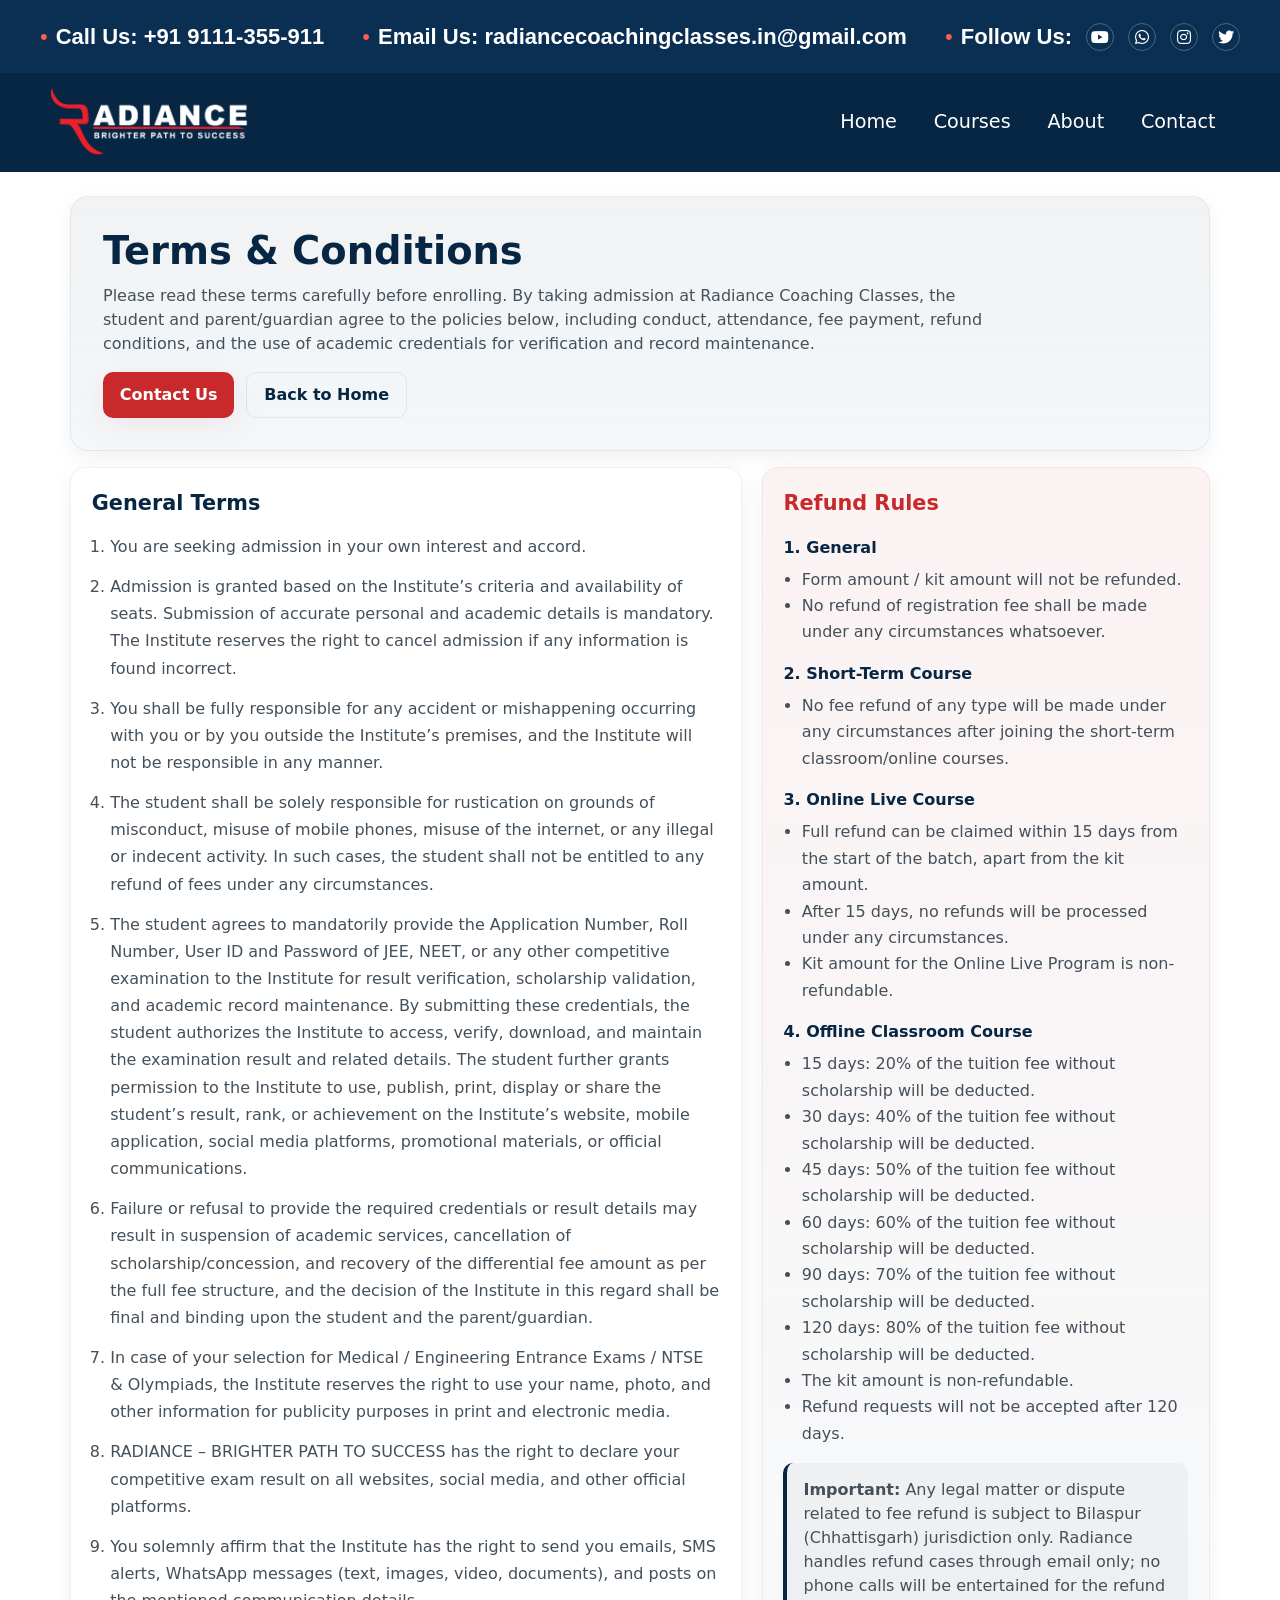
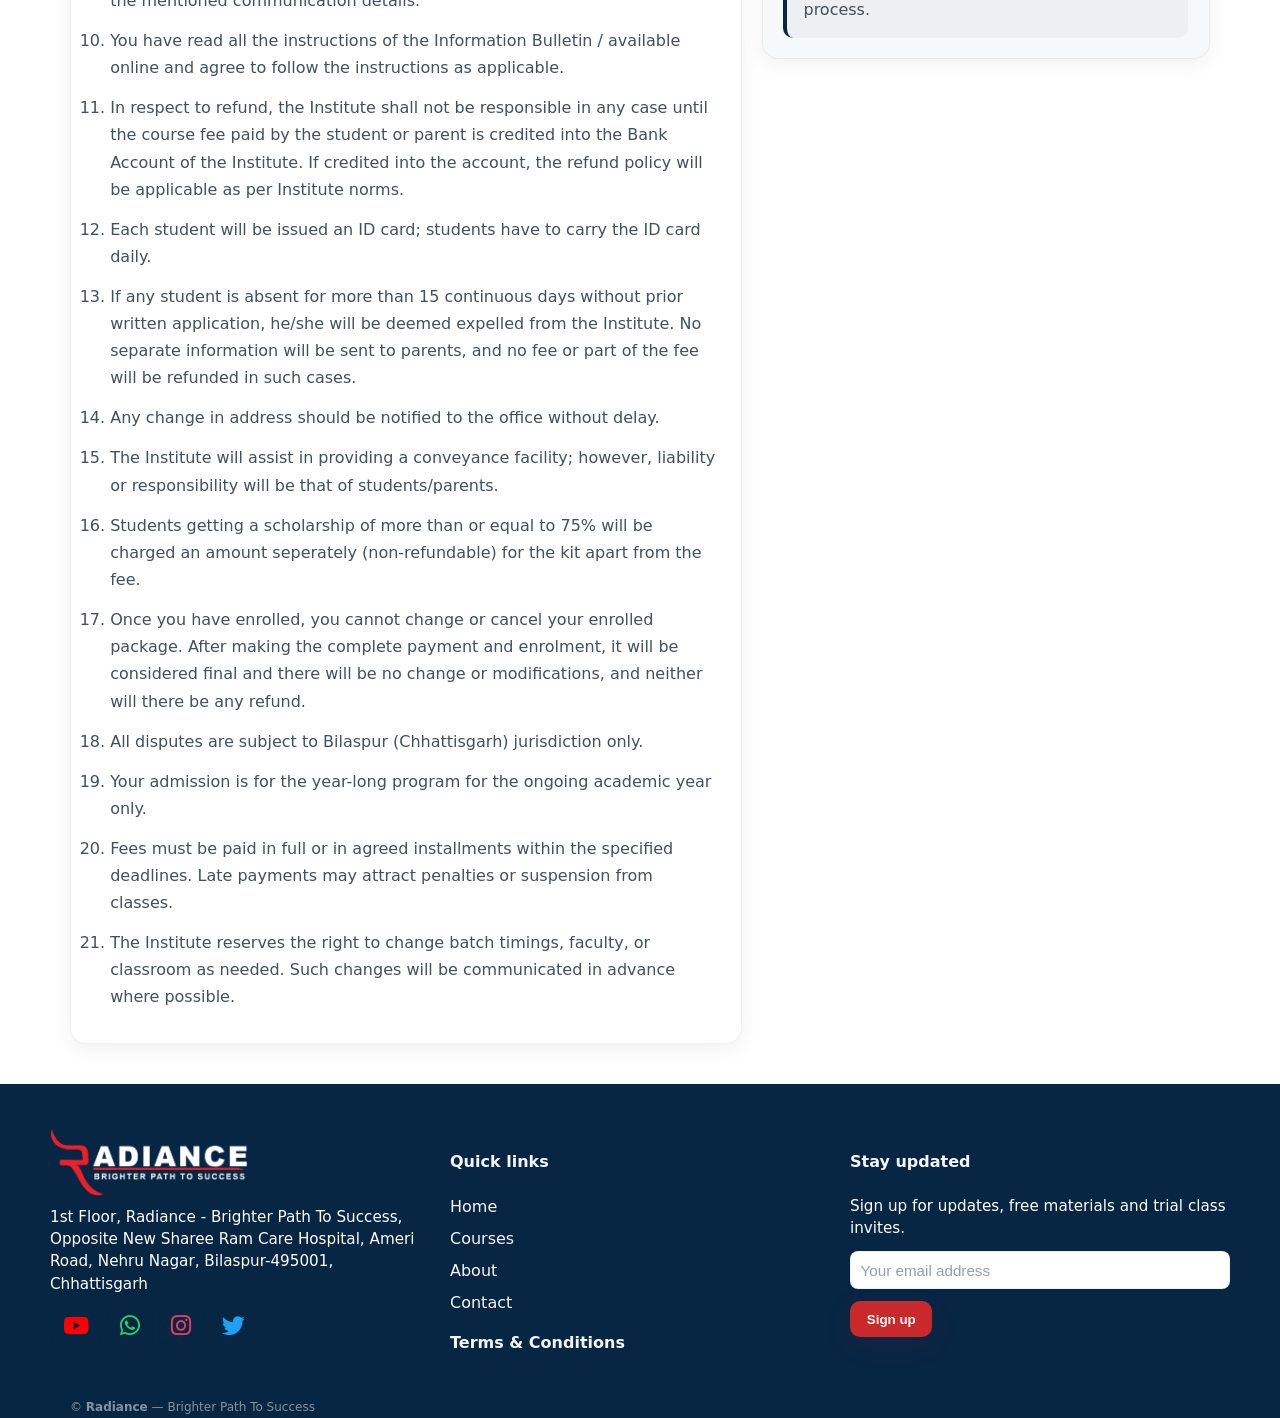
<file: terms.html>
<!doctype html>
<html lang="en">
<head>
  <meta charset="utf-8" />
  <meta name="viewport" content="width=device-width, initial-scale=1" />
  <title>Terms & Conditions | Radiance Coaching Classes</title>
  <meta name="description" content="Terms and conditions for admission, conduct, fees, refunds, and other policies at Radiance Coaching Classes." />
  <link rel="stylesheet" href="terms.css" />
  <link rel="stylesheet" href="https://cdnjs.cloudflare.com/ajax/libs/font-awesome/6.4.0/css/all.min.css" />
  <link rel="icon" type="image/png" href="Rlogo-01.png" />
</head>
<body>
  <header class="upper-header">
    <div class="top-bar">
      <div class="top-bar-inner">
        <div class="top-item">
          <span class="dot">•</span>
          <strong><a href="tel:+91 9111 355 911">Call Us: +91 9111-355-911</a></strong>
        </div>

        <div class="top-item">
          <span class="dot">•</span>
          <strong><a href="mailto:radiancecoachingclasses.in@gmail.com">Email Us: radiancecoachingclasses.in@gmail.com</a></strong>
        </div>

        <div class="top-item social">
          <span class="dot">•</span>
          <strong>Follow Us:</strong>
          <a href="https://www.youtube.com/@Radiancebsp" class="yt" aria-label="YouTube"><i class="fa-brands fa-youtube"></i></a>
          <a href="https://wa.me/919111355911" class="wp" aria-label="WhatsApp"><i class="fa-brands fa-whatsapp"></i></a>
          <a href="https://www.instagram.com/radiance.bsp/" class="ig" aria-label="Instagram"><i class="fa-brands fa-instagram"></i></a>
          <a href="https://x.com/Radiance1825" class="tw" aria-label="Twitter"><i class="fa-brands fa-twitter"></i></a>
        </div>
      </div>
    </div>
  </header>

  <header class="site-header">
    <div class="container header-inner">
      <a href="index.html" class="brand">
        <img src="logo.png" alt="Radiance logo" class="logo" />
      </a>
      <nav class="main-nav" aria-label="Main navigation">
        <ul>
          <li><a href="index.html">Home</a></li>
          <li><a href="courses.html">Courses</a></li>
          <li><a href="about.html">About</a></li>
          <li><a href="contact.html">Contact</a></li>
        </ul>
      </nav>
    </div>
  </header>

  <section class="container">
    <div class="terms-hero">
      <h1>Terms &amp; Conditions</h1>
      <p>
        Please read these terms carefully before enrolling. By taking admission at Radiance Coaching Classes,
        the student and parent/guardian agree to the policies below, including conduct, attendance, fee payment,
        refund conditions, and the use of academic credentials for verification and record maintenance.
      </p>
      <div class="terms-actions">
        <a class="btn" href="contact.html">Contact Us</a>
        <a class="btn ghost" href="index.html">Back to Home</a>
      </div>
    </div>

    <div class="terms-layout">
      <section class="terms-card" aria-labelledby="general-terms-heading">
        <h2 id="general-terms-heading">General Terms</h2>
        <ol class="terms-list">
          <li>You are seeking admission in your own interest and accord.</li>
          <li>
            Admission is granted based on the Institute’s criteria and availability of seats. Submission of accurate
            personal and academic details is mandatory. The Institute reserves the right to cancel admission if any
            information is found incorrect.
          </li>
          <li>
            You shall be fully responsible for any accident or mishappening occurring with you or by you outside the
            Institute’s premises, and the Institute will not be responsible in any manner.
          </li>
          <li>
            The student shall be solely responsible for rustication on grounds of misconduct, misuse of mobile phones,
            misuse of the internet, or any illegal or indecent activity. In such cases, the student shall not be entitled
            to any refund of fees under any circumstances.
          </li>
          <li>
            The student agrees to mandatorily provide the Application Number, Roll Number, User ID and Password of JEE,
            NEET, or any other competitive examination to the Institute for result verification, scholarship validation,
            and academic record maintenance. By submitting these credentials, the student authorizes the Institute to
            access, verify, download, and maintain the examination result and related details. The student further grants
            permission to the Institute to use, publish, print, display or share the student’s result, rank, or achievement
            on the Institute’s website, mobile application, social media platforms, promotional materials, or official
            communications.
          </li>
          <li>
            Failure or refusal to provide the required credentials or result details may result in suspension of academic
            services, cancellation of scholarship/concession, and recovery of the differential fee amount as per the full
            fee structure, and the decision of the Institute in this regard shall be final and binding upon the student
            and the parent/guardian.
          </li>
          <li>
            In case of your selection for Medical / Engineering Entrance Exams / NTSE &amp; Olympiads, the Institute reserves
            the right to use your name, photo, and other information for publicity purposes in print and electronic media.
          </li>
          <li>
            RADIANCE – BRIGHTER PATH TO SUCCESS has the right to declare your competitive exam result on all websites,
            social media, and other official platforms.
          </li>
          <li>
            You solemnly affirm that the Institute has the right to send you emails, SMS alerts, WhatsApp messages
            (text, images, video, documents), and posts on the mentioned communication details.
          </li>
          <li>
            You have read all the instructions of the Information Bulletin / available online and agree to follow the
            instructions as applicable.
          </li>
          <li>
            In respect to refund, the Institute shall not be responsible in any case until the course fee paid by the
            student or parent is credited into the Bank Account of the Institute. If credited into the account, the refund
            policy will be applicable as per Institute norms.
          </li>
          <li>Each student will be issued an ID card; students have to carry the ID card daily.</li>
          <li>
            If any student is absent for more than 15 continuous days without prior written application, he/she will be
            deemed expelled from the Institute. No separate information will be sent to parents, and no fee or part of the
            fee will be refunded in such cases.
          </li>
          <li>Any change in address should be notified to the office without delay.</li>
          <li>
            The Institute will assist in providing a conveyance facility; however, liability or responsibility will be that
            of students/parents.
          </li>
          <li>
            Students getting a scholarship of more than or equal to 75% will be charged an amount seperately
            (non-refundable) for the kit apart from the fee.
          </li>
          <li>
            Once you have enrolled, you cannot change or cancel your enrolled package. After making the complete payment
            and enrolment, it will be considered final and there will be no change or modifications, and neither will there
            be any refund.
          </li>
          <li>All disputes are subject to Bilaspur (Chhattisgarh) jurisdiction only.</li>
          <li>Your admission is for the year-long program for the ongoing academic year only.</li>
          <li>
            Fees must be paid in full or in agreed installments within the specified deadlines. Late payments may attract
            penalties or suspension from classes.
          </li>
          <li>
            The Institute reserves the right to change batch timings, faculty, or classroom as needed. Such changes will be
            communicated in advance where possible.
          </li>
        </ol>
      </section>

      <aside class="refund-box" aria-labelledby="refund-heading">
        <h2 id="refund-heading">Refund Rules</h2>
        <h3>1. General</h3>
        <ul>
          <li>Form amount / kit amount will not be refunded.</li>
          <li>No refund of registration fee shall be made under any circumstances whatsoever.</li>
        </ul>

        <h3>2. Short-Term Course</h3>
        <ul>
          <li>No fee refund of any type will be made under any circumstances after joining the short-term classroom/online courses.</li>
        </ul>

        <h3>3. Online Live Course</h3>
        <ul>
          <li>Full refund can be claimed within 15 days from the start of the batch, apart from the kit amount.</li>
          <li>After 15 days, no refunds will be processed under any circumstances.</li>
          <li>Kit amount for the Online Live Program is non-refundable.</li>
        </ul>

        <h3>4. Offline Classroom Course</h3>
        <ul>
          <li>15 days: 20% of the tuition fee without scholarship will be deducted.</li>
          <li>30 days: 40% of the tuition fee without scholarship will be deducted.</li>
          <li>45 days: 50% of the tuition fee without scholarship will be deducted.</li>
          <li>60 days: 60% of the tuition fee without scholarship will be deducted.</li>
          <li>90 days: 70% of the tuition fee without scholarship will be deducted.</li>
          <li>120 days: 80% of the tuition fee without scholarship will be deducted.</li>
          <li>The kit amount is non-refundable.</li>
          <li>Refund requests will not be accepted after 120 days.</li>
        </ul>

        <div class="terms-note">
          <strong>Important:</strong> Any legal matter or dispute related to fee refund is subject to Bilaspur
          (Chhattisgarh) jurisdiction only. Radiance handles refund cases through email only; no phone calls will be
          entertained for the refund process.
        </div>
      </aside>
    </div>
  </section>

  <footer class="site-footer">
    <div class="container footer-grid">
      <div class="footer-col footer-about" aria-labelledby="footer-about-heading">
        <h4 id="footer-about-heading" class="visually-hidden">About Radiance</h4>
        <div class="footer-brand">
          <a href="index.html"><img src="logo.png" alt="Radiance logo" /></a>
        </div>
        <p class="footer-text">1st Floor, Radiance - Brighter Path To Success, Opposite New Sharee Ram Care Hospital, Ameri Road, Nehru Nagar, Bilaspur-495001, Chhattisgarh</p>
        <div class="footer-social">
          <a href="https://www.youtube.com/@Radiancebsp" target="_blank" rel="noopener noreferrer" aria-label="YouTube" class="yt"><i class="fa-brands fa-youtube"></i></a>
          <a href="https://wa.me/919111355911" target="_blank" rel="noopener noreferrer" aria-label="WhatsApp" class="wp"><i class="fa-brands fa-whatsapp"></i></a>
          <a href="https://www.instagram.com/radiance.bsp/" target="_blank" rel="noopener noreferrer" aria-label="Instagram" class="ig"><i class="fa-brands fa-instagram"></i></a>
          <a href="https://x.com/Radiance1825" target="_blank" rel="noopener noreferrer" aria-label="Twitter" class="tw"><i class="fa-brands fa-twitter"></i></a>
        </div>
      </div>

      <div class="footer-col footer-links" aria-labelledby="footer-links-heading">
        <h4 id="footer-links-heading" style="color: whitesmoke;">Quick links</h4>
        <ul class="footer-nav">
          <li><a href="index.html">Home</a></li>
          <li><a href="courses.html">Courses</a></li>
          <li><a href="about.html">About</a></li>
          <li><a href="contact.html">Contact</a></li>
        </ul>
        <div class="footer-terms">
          <a href="terms.html">Terms &amp; Conditions</a>
        </div>
      </div>

      <div class="footer-col footer-signup" aria-labelledby="footer-signup-heading">
        <h4 id="footer-signup-heading" style="color: whitesmoke;">Stay updated</h4>
        <p class="footer-text small">Sign up for updates, free materials and trial class invites.</p>
        <form id="footer-signup-form" action="#" method="post" novalidate>
          <div class="form-row">
            <label for="signup-email" class="visually-hidden">Email address</label>
            <input id="signup-email" name="email" type="email" placeholder="Your email address" required />
          </div>
          <div class="form-row">
            <button type="submit" class="btn">Sign up</button>
          </div>
        </form>
      </div>
    </div>

    <div class="container copyright">
      <small>© <strong>Radiance</strong> — Brighter Path To Success</small>
    </div>
  </footer>
</body>
</html>
</file>
<file: aboutus.css>
:root{
  --red: #c8292b;            /* bright red */
  --nav-blue: #072644;       /* dark blue */
  --accent-yellow: #ffd43b;  /* optional tiny accents */
  --bg: #ffffff;
  --text: #07141a;
  --muted: #44505a;
  --card-shadow: 0 10px 30px rgba(7,12,20,0.06);
  --radius: 12px;
  --container: 1180px;
  font-family: Inter, system-ui, -apple-system, 'Segoe UI', Roboto, Arial, sans-serif;
  -webkit-font-smoothing:antialiased;
  -moz-osx-font-smoothing:grayscale;
}

/* page reset */
*{box-sizing:border-box}
html,body{margin:0;padding:0;background:var(--bg);color:var(--text);line-height:1.45}
.container{max-width:var(--container);margin:0 auto;padding:1.25rem}

/*upper header*/

.top-bar{
  background:#0a2f53;
  color:#fff;
  width:100%;
  padding:20px 20px;
  box-sizing:border-box;
  font-family:Arial, sans-serif;
}

.top-bar-inner{
  max-width:1200px;
  margin:0 auto;
  display:flex;
  justify-content:space-between;
  align-items:center;
  gap:20px;
  flex-wrap:wrap;
}

.top-item a{text-decoration: none; color: #ffffff;}

.top-item{
  display:flex;
  align-items:center;
  gap:6px;
  font-size:22px;
  font-weight:500;
  white-space:nowrap;
}

.top-item strong{
  font-weight:700;
}

.dot{
  color:#ff5a4d;
  font-size:22px;
  line-height:1;
  margin-right:2px;
}

.social a{
  display:inline-flex;
  align-items:center;
  justify-content:center;
  width:28px;
  height:28px;
  border-radius:50%;
  color:#fff;
  text-decoration:none;
  margin-left:8px;
  font-size:16px;
  border:1px solid rgba(255,255,255,0.25);
  transition:0.2s ease;
}

.social a:hover{
  background:#fff;
  color:#000;
}



.top-social{
  display:flex;
  gap:14px;
  align-items:center;
}

.top-social a{
  width:34px;
  height:34px;
  display:flex;
  align-items:center;
  justify-content:center;
  border-radius:50%;
  background:#fff;
  text-decoration:none;
}

.top-social a i{
  font-size:18px;
  display:block;
}
.top-social .fb i{ color:#1877F2 !important; }
.top-social .ig i{ color:#E4405F !important; }
.top-social .tw i{ color:#1DA1F2 !important; }
.top-social .yt i{ color:#FF0000 !important; }
/* -------------------------
   HEADER / NAV
   ------------------------- */
.site-header{
  background-color:#072644;
  border-bottom:1px solid rgba(12,20,30,0.06);
  position:sticky;
  top:0;
  z-index:40;
  backdrop-filter: blur(6px);
  -webkit-backdrop-filter: blur(6px);
}
.header-inner{
  display:flex;
  align-items:center;
  justify-content:space-between;
  gap:1rem;
  padding:14px 0;
}
.brand{display:flex;align-items:center;gap:0.65rem;text-decoration:none}
.logo{height:70px;width:auto;display:block}
.brand-text{
  font-weight:800;
  font-size:1.05rem;
  color:var(--nav-blue);
  letter-spacing:0.2px;
}

/* main nav */
.main-nav ul{
  display:flex;
  gap:0.5rem;
  align-items:center;
  margin:0;
  padding:0;
  list-style:none;
}
.main-nav a{
  display:inline-block;
  padding:0.55rem 0.9rem;
  border-radius:10px;
  color:white;
  font-weight:300;
  font-size: larger;
  transition: all .15s ease;
  text-decoration: none;
}
.main-nav a:hover{
  background:rgba(251, 134, 134, 0.481);
  transform:translateY(-1px);
}
.main-nav .active{
  background:var(--nav-blue);
  color:#fff;
  padding:0.45rem 0.85rem;
  border-radius:10px;
  box-shadow:0 6px 18px rgba(7,38,68,0.12);
}


/* hero */
.hero{display:grid;grid-template-columns:1fr 420px;gap:1.6rem;align-items:center;padding:2.25rem 0}
.hero-content h1{font-size:3rem;margin:0 0 0.5rem;color:var(--nav-blue)}
.lead{color:var(--muted);margin:0 0 0.75rem;font-size:1rem}
.mission{margin:0.6rem 0;color:var(--muted);font-size:0.98rem}

.hero-card .card-visual{background:linear-gradient(180deg, rgba(7,38,68,0.03), rgba(7,38,68,0.01));border-radius:28px;padding:8px;box-shadow:var(--card-shadow);display:flex;align-items:center;justify-content:center}
.hero-card img{width:100%;height:auto;display:block;border-radius:28px;object-fit:cover}

/* Owners */
.owners-section{padding:1.6rem 0}
.owners-grid{display:flex;gap:1rem;flex-wrap:wrap;margin-top:1rem}
.owner-card{background:#56a5cc3d;border-radius:12px;padding:12px;border:1px solid rgba(7,12,20,0.04);display:flex;gap:12px;align-items:center;min-width:280px;flex:1 1 330px;box-shadow:var(--card-shadow)}
.owner-photo{width:110px;height:110px;object-fit:cover;border-radius:10px;border:4px solid rgba(200,40,40,0.06)}
.owner-name{margin:0;font-size:1.05rem;color:var(--nav-blue);font-weight:700}
.owner-role{margin:0.15rem 0;color:var(--red);font-weight:700;font-size:0.92rem}
.owner-bio{margin:0;font-size:0.95rem;color:var(--muted)}
.director-profile{width: 336px;}

/* stats */
.stats-section{padding:1.6rem 0;}
.stats-grid{display:grid;grid-template-columns:repeat(4,1fr);gap:1rem;margin-top:1rem}
.stat{background:linear-gradient(180deg, rgba(114, 147, 237, 0.312), rgba(96, 116, 163, 0.186));padding:18px;border-radius:12px;text-align:center;border:1px solid rgba(7,12,20,0.03);box-shadow:var(--card-shadow)}
.stat-value{font-size:2rem;font-weight:800;color:var(--nav-blue)}
.stat-label{font-size:0.95rem;color:var(--muted);margin-top:6px}

/* Why choose us */
/* WHY SECTION */
#why{
  padding: 0px 0px;
  background: #fff;
}

#why h3{
  text-align: center;
  font-size: 2rem;
  font-weight: 700;
  margin-bottom: 40px;
  color: #111;
}

/* each row */
.why-grid{
  max-width: 1800px;
  margin: 0 auto 35px auto;
  display: grid;
  grid-template-columns: 1.2fr 1.2fr;
  align-items: center;
  gap: 30px;
  padding: 20px 0;
}

/* text box */
.why-text{
  background: #500be443;
  padding: 68px 30px;
  border-radius: 18px;
  box-shadow: 0 8px 25px rgba(0, 0, 0, 0.08);
  border: 1px solid rgba(0, 0, 0, 0.06);
}

.why-text h4{
  font-size: 1.4rem;
  margin-bottom: 12px;
  color: #111;
  font-weight: 800;
}

.why-text p{
  font-size: 1.3rem;
  line-height: 1.7;
  color: #555;
}

/* image box */
.why-photo{
  width: 100%;
  max-width: 420px;
  height: auto;
  display: block;
  margin: 0 auto;
  object-fit: contain;
}

/* Alternate layout automatically */
.why-grid:nth-child(even){
  direction: rtl;
}

.why-grid:nth-child(even) .why-text,
.why-grid:nth-child(even) .why-photo{
  direction: ltr;
}

/* Responsive */
@media (max-width: 768px){
  .why-grid{
    grid-template-columns: 1fr;
    gap: 18px;
    text-align: center;
  }

  .why-grid:nth-child(even){
    direction: ltr;
  }

  .why-photo{
    max-width: 320px;
  }

  .why-text{
    padding: 22px;
  }
}

/* -------------------------
   FOOTER
   ------------------------- */
.site-footer{
  margin-top:2.5rem;
  padding-top:1.5rem;
  background:#072644;
  color:white;
}
.footer-grid{
  display:grid;
  grid-template-columns: repeat(3, 1fr);
  gap:1.25rem;
  align-items:start;
  padding:1.25rem 0;
}
.footer-col { text-align:left; }
.footer-brand img{ height:70px; width:auto; display:block; margin-bottom:0.5rem; }
.footer-text{ color:white; margin:0.35rem 0 0.75rem; line-height:1.45; font-size:0.95rem; }

/* social */
.footer-social a{
  display:inline-flex;
  align-items:center;
  justify-content:center;
  padding:6px 12px;
  border-radius:8px;
  font-size:23px;
  font-weight:600;
  text-decoration:none;
  background:#072644;
  transition: all 0.2s ease;
  border:1px solid rgba(0,0,0,0.05);
}

/* Brand colors */
.footer-social .yt{
  color:#FF0000;
}

.footer-social .fb{
  color:#1877F2;
}

.footer-social .ig{
  color:#E4405F;
}

.footer-social .tw{
  color:#1DA1F2;
}

.footer-social .wp {
  color: #25D366;
}

/* Hover effect (fills color) */
.footer-social .yt:hover{
  background:#FF0000;
  color:#fff;
}

.footer-social .fb:hover{
  background:#1877F2;
  color:#fff;
}

.footer-social .ig:hover{
  background:#E4405F;
  color:#fff;
}

.footer-social .tw:hover{
  background:#1DA1F2;
  color:#fff;
}

.footer-social .wp:hover{
  background: #25D366;
  color: #fff;
}

/* footer links */
.footer-links .footer-nav{ list-style:none; padding:0; margin:0; display:flex; flex-direction:column; gap:0.5rem; }
.footer-links a{ color:white; text-decoration:none; padding:0.2rem 0; }
.footer-links a:hover{ color:var(--red); text-decoration:none; }

/* signup input */
.footer-signup input[type="email"]{
  width:100%;
  padding:0.6rem;
  border-radius:8px;
  border:1px solid rgba(12,12,12,0.06);
  background:#fff;
  font-size:0.95rem;
}

.btn{background:var(--red);color:#fff;padding:0.7rem 1rem;border-radius:10px;border:0;font-weight:800;cursor:pointer}
.btn:hover{ transform: translateY(-3px); box-shadow:var(--shadow-2) }
.btn.ghost{
  background:transparent;
  color:var(--nav-blue);
  border:1px solid rgba(7,38,68,0.08);
  box-shadow:none;
}

/* copyright */
.site-footer .copyright{ margin-top:0.5rem; padding-top:0.75rem; border-top:1px solid rgba(12,20,30,0.03); color: rgba(255, 255, 255, 0.5); font-size:0.9rem; }

/* -------------------------
   Focus, accessibility helpers
   ------------------------- */
a:focus, button:focus, input:focus, select:focus {
  outline: 3px solid rgba(7,38,68,0.12);
  outline-offset:3px;
  border-radius:8px;
}
.visually-hidden{ position:absolute !important; height:1px; width:1px; overflow:hidden; clip:rect(1px,1px,1px,1px); white-space:nowrap; }

/* -------------------------
   Minor visual polish
   ------------------------- */
h2,h3,h4{color:var(--text)}
p{color:var(--muted)}
.small{font-size:0.95rem}
.section-header .titles{ font-size:28px; font-weight:700; color:var(--text); margin-bottom:6px; }

/* utility and responsiveness */
@media (max-width:960px){
  .hero{grid-template-columns:1fr;gap:1rem}
  .stats-grid{grid-template-columns:repeat(2,1fr)}
  .why-grid{grid-template-columns:1fr}
  .owner-card{flex-direction:row;align-items:center}
}

@media (max-width:520px){
  .owner-card{flex-direction:column;align-items:center;text-align:center}
  .owner-photo{width:140px;height:140px}
  .header-inner{flex-direction:column;align-items:flex-start;gap:0.75rem}
  .main-nav ul{display:flex;gap:0.5rem;flex-wrap:wrap}
  .stats-grid{grid-template-columns:1fr}
  .hero-card{order:2}
}




/* =========================
   MOBILE OVERRIDES ONLY
   Append at the bottom
   ========================= */

@media (max-width: 768px) {
  .top-bar {
    padding: 10px 12px;
  }

  .top-bar-inner {
    flex-direction: column;
    align-items: flex-start;
    gap: 10px;
  }

  .top-item {
    font-size: 14px;
    white-space: normal;
    line-height: 1.4;
  }

  .social a {
    width: 26px;
    height: 26px;
    font-size: 14px;
    margin-left: 6px;
  }

  .header-inner {
    flex-direction: column;
    align-items: center;
    gap: 10px;
    padding: 12px 0;
  }

  .logo {
    height: 54px;
  }

  .main-nav ul {
    flex-wrap: wrap;
    justify-content: center;
    gap: 0.35rem;
  }

  .main-nav a {
    font-size: 0.95rem;
    padding: 0.45rem 0.7rem;
  }

  .hero {
    grid-template-columns: 1fr;
    gap: 1rem;
    padding: 1.25rem 0;
  }

  .hero-content h1 {
    font-size: 2rem;
    text-align: center;
  }

  .hero-content,
  .mission,
  .lead {
    text-align: left;
  }

  .hero-card {
    order: -1;
  }

  .owners-grid {
    flex-direction: column;
  }

  .owner-card {
    flex-direction: column;
    text-align: center;
    min-width: 0;
  }

  .owner-photo {
    width: 120px;
    height: 120px;
  }

  .director-profile {
    width: 100%;
    max-width: 320px;
  }

  .stats-grid {
    grid-template-columns: 1fr;
  }

  .why-grid {
    grid-template-columns: 1fr;
    gap: 14px;
    padding: 12px 0;
    margin-bottom: 20px;
    direction: ltr;
  }

  .why-text {
    padding: 18px;
  }

  .why-text h4 {
    font-size: 1.15rem;
  }

  .why-text p {
    font-size: 1rem;
    line-height: 1.55;
  }

  .why-photo {
    max-width: 100%;
  }

  .footer-grid {
    grid-template-columns: 1fr;
    gap: 1rem;
  }

  .footer-col {
    text-align: center;
  }

  .footer-brand img {
    margin: 0 auto 0.5rem;
  }

  .footer-social {
    justify-content: center;
  }

  .footer-links .footer-nav {
    align-items: center;
  }

  .footer-signup input[type="email"] {
    max-width: 100%;
  }

  .btn {
    width: 100%;
  }
}

@media (max-width: 520px) {
  .container {
    padding: 1rem;
  }

  .hero-content h1 {
    font-size: 1.7rem;
  }

  .lead,
  .mission {
    font-size: 0.95rem;
  }

  .stat-value {
    font-size: 1.7rem;
  }

  #why h3 {
    font-size: 1.5rem;
    margin-bottom: 24px;
  }

  .why-text {
    padding: 16px;
  }

  .footer-text,
  .footer-links a,
  .copyright small {
    font-size: 0.9rem;
  }
}
</file>
<file: courses.css>
/* courses.css — styling for courses page
   Matches Radiance design language (bright red, dark blue, optional yellow, white)
*/
:root{
  --red: #c8292b;
  --nav-blue: #072644;
  --accent-yellow: #ffd43b;
  --bg: #ffffff;
  --text: #07141a;
  --muted: #47515a;
  --card-shadow: 0 10px 30px rgba(7,12,20,0.06);
  --radius: 12px;
  --container: 1180px;
  font-family: Inter, system-ui, -apple-system, 'Segoe UI', Roboto, Arial, sans-serif;
}

*{box-sizing:border-box}
html,body{margin:0;padding:0;background:var(--bg);color:var(--text);line-height:1.45}
.container{max-width:var(--container);margin:0 auto;padding:1.25rem}
.small{font-size:0.95rem}
.muted{color:var(--muted)}

/*upper header*/

.top-bar{
  background:#0a2f53;
  color:#fff;
  width:100%;
  padding:20px 20px;
  box-sizing:border-box;
  font-family:Arial, sans-serif;
}

.top-bar-inner{
  max-width:1200px;
  margin:0 auto;
  display:flex;
  justify-content:space-between;
  align-items:center;
  gap:20px;
  flex-wrap:wrap;
}

.top-item a{text-decoration: none; color: #ffffff;}

.top-item{
  display:flex;
  align-items:center;
  gap:6px;
  font-size:22px;
  font-weight:500;
  white-space:nowrap;
}

.top-item strong{
  font-weight:700;
}

.dot{
  color:#ff5a4d;
  font-size:22px;
  line-height:1;
  margin-right:2px;
}

.social a{
  display:inline-flex;
  align-items:center;
  justify-content:center;
  width:28px;
  height:28px;
  border-radius:50%;
  color:#fff;
  text-decoration:none;
  margin-left:8px;
  font-size:16px;
  border:1px solid rgba(255,255,255,0.25);
  transition:0.2s ease;
}

.social a:hover{
  background:#fff;
  color:#000;
}



.top-social{
  display:flex;
  gap:14px;
  align-items:center;
}

.top-social a{
  width:34px;
  height:34px;
  display:flex;
  align-items:center;
  justify-content:center;
  border-radius:50%;
  background:#fff;
  text-decoration:none;
}

.top-social a i{
  font-size:18px;
  display:block;
}
.top-social .fb i{ color:#1877F2 !important; }
.top-social .ig i{ color:#E4405F !important; }
.top-social .tw i{ color:#1DA1F2 !important; }
.top-social .yt i{ color:#FF0000 !important; }
/* -------------------------
   HEADER / NAV
   ------------------------- */
.site-header{
  background-color:#072644;
  border-bottom:1px solid rgba(12,20,30,0.06);
  position:sticky;
  top:0;
  z-index:40;
  backdrop-filter: blur(6px);
  -webkit-backdrop-filter: blur(6px);
}
.header-inner{
  display:flex;
  align-items:center;
  justify-content:space-between;
  gap:1rem;
  padding:14px 0;
}
.brand{display:flex;align-items:center;gap:0.65rem;text-decoration:none}
.logo{height:70px;width:auto;display:block}
.brand-text{
  font-weight:800;
  font-size:1.05rem;
  color:var(--nav-blue);
  letter-spacing:0.2px;
}

/* main nav */
.main-nav ul{
  display:flex;
  gap:0.5rem;
  align-items:center;
  margin:0;
  padding:0;
  list-style:none;
}
.main-nav a{
  display:inline-block;
  padding:0.55rem 0.9rem;
  border-radius:10px;
  color:white;
  font-weight:300;
  font-size: larger;
  transition: all .15s ease;
  text-decoration: none;
}
.main-nav a:hover{
  background:rgba(251, 134, 134, 0.481);
  transform:translateY(-1px);
}
.main-nav .active{
  background:var(--nav-blue);
  color:#fff;
  padding:0.45rem 0.85rem;
  border-radius:10px;
  box-shadow:0 6px 18px rgba(7,38,68,0.12);
}

/* hero */
.hero{display:grid;grid-template-columns:1fr 420px;gap:1.6rem;align-items:center;padding:2.2rem 0}
.hero-content h1{font-size:3rem;margin:0 0 0.5rem;color:var(--nav-blue)}
.lead{color:var(--muted);margin:0 0 0.75rem}
.cta-row{display:flex;gap:0.75rem}
.btn{background:var(--red);color:#fff;padding:0.72rem 1.1rem;border-radius:10px;font-weight:800;border:0;cursor:pointer;text-decoration: none;}
.btn.secondary{background:transparent;border:2px solid rgba(7,12,20,0.06);color:var(--nav-blue)}
.btn:hover{ transform: translateY(-3px); box-shadow:var(--shadow-2) }
.btn.ghost{
  background:transparent;
  color:var(--nav-blue);
  border:1px solid rgba(7,38,68,0.08);
  box-shadow:none;
}

.hero-card{border-radius:var(--radius);padding:8px;box-shadow:var(--card-shadow);background:linear-gradient(180deg, rgba(7,38,68,0.02), rgba(7,38,68,0.01))}
.hero-card img{width:100%;height:auto;border-radius:8px;display:block}

/* Levels grid */
.levels-section{padding:1.6rem 0;}
.levels-grid{display:grid;grid-template-columns:repeat(3,1fr);gap:1rem;margin-top:1rem}
.level-card{background:#aee98053;border-radius:12px;padding:16px;border:1px solid rgba(7,12,20,0.04);box-shadow:var(--card-shadow);display:flex;flex-direction:column;gap:12px}
.level-head{display:flex;justify-content:space-between;align-items:center}
.level-head h3{margin:0;color:var(--nav-blue); font-size: 1.3rem;}
.badge{background:rgba(200,40,40,0.08);color:var(--red);padding:6px 10px;border-radius:999px;font-weight:700}
.badge.accent{background:linear-gradient(90deg, rgba(1,118,168,0.06), rgba(7,38,68,0.03));color:var(--nav-blue)}
.features-list{margin:6px 0 0 18px;color:var(--muted)}
.pill{display:inline-block;padding:6px 10px;border-radius:999px;background:rgba(7,12,20,0.03);font-weight:700;color:var(--nav-blue)}
.level-card .meta-row{display:flex;justify-content:space-between;align-items:center;margin-top:8px}

/* Crash courses */
.crash-section{padding:1.6rem 0}
.crash-grid{display:grid;grid-template-columns:repeat(3,1fr);gap:1rem;margin-top:1rem}
.crash-card{background:#db7d7d44;border-radius:12px;padding:14px;border:1px solid rgba(7,12,20,0.04);box-shadow:var(--card-shadow); font-size: 1.2rem;}

/* Competitive */
.competitive-section{padding:1.6rem 0}
.competitive-grid{display:grid;grid-template-columns:repeat(2,1fr);gap:1rem;margin-top:1rem}
.comp-card{background:#76afd559;border-radius:12px;padding:14px;border:1px solid rgba(7,12,20,0.04);box-shadow:var(--card-shadow); font-size: 1.2rem;}

/*dropper*/
.dropper{background: #c5bc0f44;}

/* -----------------------
   ENROLL SECTION
------------------------ */
.Enroll-section{
  padding: clamp(1.5rem, 3vw, 3rem) 0;
  display: flex;
  justify-content: center;
  align-items: center;
  background: linear-gradient(180deg, rgba(255, 255, 255, 0.03), rgba(255,255,255,0));
}

.Enroll-card{
  width: min(880px, calc(100% - 24px));
  background: linear-gradient(180deg, rgba(250, 228, 228, 0.649), rgba(247, 219, 219, 0.616));
  border-radius: 24px;
  padding: clamp(1.25rem, 2.5vw, 2rem);
  box-shadow: 0 18px 45px rgba(12, 20, 31, 0.08);
  border: 1px solid rgba(7,12,20,0.06);
  box-sizing: border-box;
}

.Enroll-card h3{
  margin: 0 0 0.35rem 0;
  font-size: clamp(1.3rem, 2vw, 1.6rem);
  line-height: 1.2;
  color: var(--nav-blue);
  letter-spacing: -0.2px;
  font-weight: 800;
}

.Enroll-card p.small.muted{
  margin: 0 0 1rem 0;
  font-size: 0.96rem;
  color: var(--muted);
  line-height: 1.5;
}

.Enroll-form{
  width: 100%;
  display: grid;
  gap: 0.9rem;
}

.Enroll-form .form-row{
  display: flex;
  gap: 0.9rem;
  align-items: stretch;
  flex-wrap: wrap;
  margin-bottom: 0;
}

.Enroll-form .form-row > *{
  flex: 1 1 220px;
  min-width: 0;
  font-family: inherit;
}

.Enroll-form input,
.Enroll-form select{
  width: 100%;
  height: 50px;
  padding: 0.7rem 0.9rem;
  border-radius: 16px;
  border: 1px solid rgba(7,12,20,0.08);
  background: #fff;
  font-size: 0.98rem;
  color: var(--text);
  outline: none;
  transition: border-color .15s ease, box-shadow .15s ease, transform .12s ease, background-color .15s ease;
  -webkit-appearance: none;
  -moz-appearance: none;
  appearance: none;
}

.Enroll-form input::placeholder{
  color: #9aa3af;
}

.Enroll-form select{
  padding-right: 2.5rem;
  background-image:
    linear-gradient(45deg, transparent 50%, rgba(71,81,90,0.85) 50%),
    linear-gradient(135deg, rgba(71,81,90,0.85) 50%, transparent 50%);
  background-position: calc(100% - 16px) calc(50% - 1px), calc(100% - 10px) calc(50% - 1px);
  background-size: 6px 6px, 6px 6px;
  background-repeat: no-repeat;
}

.Enroll-form input:focus,
.Enroll-form select:focus{
  border-color: var(--red);
  box-shadow: 0 0 0 4px rgba(212, 8, 8, 0.10);
  transform: translateY(-1px);
}

.Enroll-form input:focus-visible,
.Enroll-form select:focus-visible,
.Enroll-form .btn:focus-visible{
  outline: none;
}

.Enroll-form > div:last-child{
  display: flex;
  gap: 0.75rem;
  align-items: center;
  flex-wrap: wrap;
  margin-top: 0.1rem;
}

.Enroll-form .btn{
  flex: 0 0 auto;
  height: 50px;
  min-width: 160px;
  padding: 0 1.25rem;
  border-radius: 16px;
  border: 0;
  background: var(--red);
  color: #fff;
  font-weight: 800;
  font-size: 0.98rem;
  cursor: pointer;
  display: inline-flex;
  align-items: center;
  justify-content: center;
  box-shadow: 0 10px 24px rgba(200,40,40,0.14);
  transition: transform .15s ease, background .15s ease, box-shadow .15s ease, opacity .15s ease;
}

.Enroll-form .btn:hover{
  background: rgba(200,40,40,0.95);
  transform: translateY(-2px);
  box-shadow: 0 14px 28px rgba(200,40,40,0.18);
}

.Enroll-form .btn:active{
  transform: translateY(0);
}

.note{
  font-size: 0.92rem;
  color: var(--muted);
  background: rgba(1,118,168,0.05);
  border: 1px solid rgba(1,118,168,0.08);
  padding: 0.75rem 0.9rem;
  border-radius: 14px;
  line-height: 1.35;
}

/* Mobile */
@media (max-width: 640px){
  .Enroll-card{
    border-radius: 20px;
    padding: 1rem;
  }

  .Enroll-form .form-row{
    flex-direction: column;
  }

  .Enroll-form .form-row > *{
    flex: 1 1 auto;
  }

  .Enroll-form > div:last-child{
    flex-direction: column;
    align-items: stretch;
  }

  .Enroll-form .btn{
    width: 100%;
    min-width: 0;
  }

  .note{
    width: 100%;
    text-align: center;
  }
}

/* stacked / mobile */
@media (max-width: 640px){
  .Enroll-card{ padding: 1.25rem; }
  .Enroll-form .form-row{ flex-direction: column; gap: 0.5rem; }
  .Enroll-form .btn{ width: 100%; min-width: 0; }
}

/* small polish */
.Enroll-form select:invalid{ color: var(--muted); }

/* -------------------------
   FOOTER
   ------------------------- */
.site-footer{
  background-color:#072644;
  margin-top:2.5rem;
  padding-top:1.5rem;;
  color:white;
}
.footer-grid{
  display:grid;
  grid-template-columns: repeat(3, 1fr);
  gap:1.25rem;
  align-items:start;
  padding:1.25rem 0;
}
.footer-col { text-align:left; }
.footer-brand img{ height:70px; width:auto; display:block; margin-bottom:0.5rem; }
.footer-text{ color:#ffffff; margin:0.35rem 0 0.75rem; line-height:1.45; font-size:0.95rem; }

/* social */
.footer-social{
  display:flex;
  gap:10px;
  flex-wrap:wrap;
}

.footer-social a{
  display:inline-flex;
  align-items:center;
  justify-content:center;
  padding:6px 12px;
  border-radius:8px;
  font-size:23px;
  font-weight:600;
  text-decoration:none;
  background:#072644;
  transition: all 0.2s ease;
  border:1px solid rgba(0,0,0,0.05);
}

/* Brand colors */
.footer-social .yt{
  color:#FF0000;
}

.footer-social .fb{
  color:#1877F2;
}

.footer-social .ig{
  color:#E4405F;
}

.footer-social .tw{
  color:#1DA1F2;
}

.footer-social .wp {
  color: #25D366;
}

/* Hover effect (fills color) */
.footer-social .yt:hover{
  background:#FF0000;
  color:#fff;
}

.footer-social .fb:hover{
  background:#1877F2;
  color:#fff;
}

.footer-social .ig:hover{
  background:#E4405F;
  color:#fff;
}

.footer-social .tw:hover{
  background:#1DA1F2;
  color:#fff;
}

.footer-social .wp:hover{
  background: #25D366;
  color: #fff;
}

/* footer links */
.footer-links .footer-nav{ list-style:none; padding:0; margin:0; display:flex; flex-direction:column; gap:0.5rem; }
.footer-links a{ color:whitesmoke; text-decoration:none; padding:0.2rem 0; }
.footer-links a:hover{ color:var(--red); text-decoration:underline; }

/* signup input */
.footer-signup input[type="email"]{
  width:100%;
  padding:0.6rem;
  border-radius:8px;
  border:1px solid rgba(12,12,12,0.06);
  background:#fff;
  font-size:0.95rem;
}


/* copyright */
.site-footer .copyright{ margin-top:0.5rem; padding-top:0.75rem; border-top:1px solid rgba(12,20,30,0.03); color: rgba(255, 255, 255, 0.5); font-size:0.9rem; }

/* -------------------------
   Focus, accessibility helpers
   ------------------------- */
a:focus, button:focus, input:focus, select:focus {
  outline: 3px solid rgba(7,38,68,0.12);
  outline-offset:3px;
  border-radius:8px;
}
.visually-hidden{ position:absolute !important; height:1px; width:1px; overflow:hidden; clip:rect(1px,1px,1px,1px); white-space:nowrap; }

/* -------------------------
   Minor visual polish
   ------------------------- */
h2,h3,h4{color:var(--text)}
p{color:var(--muted)}
.small{font-size:0.95rem}
.section-header .titles{ font-size:28px; font-weight:700; color:var(--text); margin-bottom:6px; }

@media (max-width:960px){
  .levels-grid{grid-template-columns:repeat(2,1fr)}
  .crash-grid{grid-template-columns:repeat(2,1fr)}
  .hero{grid-template-columns:1fr}
  .competitive-grid{grid-template-columns:1fr}
}
@media (max-width:640px){
  .levels-grid{grid-template-columns:1fr}
  .crash-grid{grid-template-columns:1fr}
  .hero-card{order:2}
  .enrol-form .form-row{flex-direction:column}
}

/* focus states */
a:focus,button:focus,input:focus,select:focus{outline:3px solid rgba(1,118,168,0.12);outline-offset:3px}

/* End of courses.css */


/* =========================================================
   MOBILE OVERRIDES ONLY
   Append this at the VERY END of courses.css
   ========================================================= */

@media (max-width: 768px) {
  .container {
    padding-left: 14px;
    padding-right: 14px;
  }

  /* Top bar */
  .top-bar {
    padding: 12px 12px;
  }

  .top-bar-inner {
    flex-direction: column;
    align-items: flex-start;
    gap: 10px;
  }

  .top-item {
    font-size: 14px;
    white-space: normal;
    line-height: 1.45;
  }

  .social a {
    width: 26px;
    height: 26px;
    font-size: 14px;
  }

  /* Header */
  .header-inner {
    padding: 10px 0;
  }

  .logo {
    height: 54px;
  }

  .main-nav ul {
    flex-wrap: wrap;
    gap: 0.35rem;
    justify-content: center;
  }

  .main-nav a {
    font-size: 0.95rem;
    padding: 0.45rem 0.7rem;
  }

  /* Hero */
  .hero {
    grid-template-columns: 1fr;
    gap: 1rem;
    padding: 1.4rem 0;
  }

  .hero-content h1 {
    font-size: 2rem;
    line-height: 1.15;
  }

  .lead {
    font-size: 0.98rem;
  }

  .cta-row {
    flex-direction: column;
    align-items: stretch;
  }

  .btn {
    width: 100%;
    text-align: center;
  }

  .hero-card {
    order: 2;
  }

  /* Course grids */
  .levels-grid,
  .crash-grid,
  .competitive-grid {
    grid-template-columns: 1fr;
  }

  .level-card,
  .crash-card,
  .comp-card {
    padding: 14px;
  }

  .level-head,
  .meta-row {
    gap: 0.6rem;
    flex-direction: column;
    align-items: flex-start;
  }

  .level-head h3 {
    font-size: 1.2rem;
  }

  .features-list {
    margin-left: 16px;
  }

  /* Enroll section */
  .Enroll-section {
    padding: 1.2rem 0;
    align-items: stretch;
  }

  .Enroll-card {
    width: calc(100% - 20px);
    padding: 1rem;
    border-radius: 18px;
  }

  .Enroll-card h3 {
    font-size: 1.25rem;
  }

  .Enroll-form .form-row {
    flex-direction: column;
    gap: 0.7rem;
  }

  .Enroll-form .form-row > * {
    flex: 1 1 auto;
  }

  .Enroll-form input,
  .Enroll-form select {
    height: 48px;
    font-size: 0.96rem;
    border-radius: 14px;
  }

  .Enroll-form > div:last-child {
    flex-direction: column;
    align-items: stretch;
  }

  .Enroll-form .btn {
    width: 100%;
    min-width: 0;
    height: 48px;
    border-radius: 14px;
  }

  .note {
    width: 100%;
    text-align: center;
    padding: 0.7rem 0.85rem;
    border-radius: 12px;
  }

  /* Footer */
  .site-footer {
    margin-top: 2rem;
  }

  .footer-grid {
    grid-template-columns: 1fr;
    gap: 1rem;
    padding: 1rem 0;
  }

  .footer-col {
    text-align: center;
  }

  .footer-brand img {
    height: 56px;
    margin: 0 auto 0.5rem;
  }

  .footer-social {
    justify-content: center;
  }

  .footer-links .footer-nav {
    align-items: center;
  }

  .footer-social a {
    font-size: 20px;
    padding: 6px 10px;
  }

  .site-footer .copyright {
    text-align: center;
    font-size: 0.82rem;
  }
}

@media (max-width: 480px) {
  .top-item {
    font-size: 13px;
  }

  .hero-content h1 {
    font-size: 1.65rem;
  }

  .lead {
    font-size: 0.94rem;
  }

  .section-header .titles {
    font-size: 22px;
  }

  .level-head h3 {
    font-size: 1.08rem;
  }

  .pill,
  .badge {
    font-size: 0.9rem;
  }

  .Enroll-card {
    width: calc(100% - 16px);
    padding: 0.9rem;
  }

  .footer-text {
    font-size: 0.9rem;
  }
}
</file>
<file: terms.css>
:root{
  --nav-blue: #072644;    /* deep navy brand color */
  --red: #c8292b;         /* accent / CTA red */
  --bg: #ffffff;          /* page background */
  --card: #8fb4c92b;        /* card bg */
  --muted: #44505a;       /* muted paragraph color */
  --text: #0b1b2b;        /* primary body text */
  --maxw: 1180px;
  --card-radius: 12px;
  --shadow-1: 0 6px 20px rgba(10, 25, 45, 0.06);
  --shadow-2: 0 10px 40px rgba(7, 20, 40, 0.08);
  font-family: Inter, system-ui, -apple-system, "Segoe UI", Roboto, "Helvetica Neue", Arial;
  box-sizing: border-box;
}

/* Reset + base */
*{box-sizing:inherit}
html,body{height:100%}
body{
  margin:0;
  background:var(--bg);
  color:var(--text);
  line-height:1.5;
  -webkit-font-smoothing:antialiased;
  -moz-osx-font-smoothing:grayscale;
  font-size:16px;
}

/* Utility container */
.container{
  max-width:var(--maxw);
  margin:0 auto;
  padding:0 20px;
}


/*upper header*/

.top-bar{
  background:#0a2f53;
  color:#fff;
  width:100%;
  padding:20px 20px;
  box-sizing:border-box;
  font-family:Arial, sans-serif;
}

.top-bar-inner{
  max-width:1200px;
  margin:0 auto;
  display:flex;
  justify-content:space-between;
  align-items:center;
  gap:20px;
  flex-wrap:wrap;
}

.top-item a{text-decoration: none; color: #ffffff;}

.top-item{
  display:flex;
  align-items:center;
  gap:6px;
  font-size:22px;
  font-weight:500;
  white-space:nowrap;
}

.top-item strong{
  font-weight:700;
}

.dot{
  color:#ff5a4d;
  font-size:22px;
  line-height:1;
  margin-right:2px;
}

.social a{
  display:inline-flex;
  align-items:center;
  justify-content:center;
  width:28px;
  height:28px;
  border-radius:50%;
  color:#fff;
  text-decoration:none;
  margin-left:8px;
  font-size:16px;
  border:1px solid rgba(255,255,255,0.25);
  transition:0.2s ease;
}

.social a:hover{
  background:#fff;
  color:#000;
}
/* -------------------------
   HEADER / NAV
   ------------------------- */
.site-header{
  background-color:#072644;
  border-bottom:1px solid rgba(12,20,30,0.06);
  position:sticky;
  top:0;
  z-index:40;
  backdrop-filter: blur(6px);
  -webkit-backdrop-filter: blur(6px);
}
.header-inner{
  display:flex;
  align-items:center;
  justify-content:space-between;
  gap:1rem;
  padding:14px 0;
}
.brand{display:flex;align-items:center;gap:0.65rem;text-decoration:none}
.logo{height:70px;width:auto;display:block}
.brand-text{
  font-weight:800;
  font-size:1.05rem;
  color:var(--nav-blue);
  letter-spacing:0.2px;
}

/* main nav */
.main-nav ul{
  display:flex;
  gap:0.5rem;
  align-items:center;
  margin:0;
  padding:0;
  list-style:none;
}
.main-nav a{
  display:inline-block;
  padding:0.55rem 0.9rem;
  border-radius:10px;
  color:white;
  font-weight:300;
  font-size: larger;
  transition: all .15s ease;
  text-decoration: none;
}
.main-nav a:hover{
  background:rgba(251, 134, 134, 0.481);
  transform:translateY(-1px);
}
.main-nav .active{
  background:var(--nav-blue);
  color:#fff;
  padding:0.45rem 0.85rem;
  border-radius:10px;
  box-shadow:0 6px 18px rgba(7,38,68,0.12);
}

/* -------------------------
   HERO
   ------------------------- */
.hero{
  display:grid;
  grid-template-columns: 1fr min(570px, 100%);
  gap:2rem;
  align-items:center;
  padding:3rem 0;
}
.hero-left h2{
  font-size:2rem;
  margin:0 0 0.6rem;
  color:var(--text);
  line-height:1.12;
}
.hero-left p{
  color:var(--muted);
  margin:0 0 0.55rem;
  font-size:1rem;
}
.cta-row{display:flex;gap:0.75rem;flex-wrap:wrap}

/* buttons */
.btn{
  display:inline-flex;
  align-items:center;
  justify-content:center;
  gap:0.5rem;
  background:var(--red);
  color:#fff;
  padding:0.65rem 1.05rem;
  border-radius:10px;
  font-weight:700;
  border:0;
  cursor:pointer;
  box-shadow:0 8px 30px rgba(200,40,40,0.08);
  transition: transform .16s ease, box-shadow .16s ease;
  text-decoration:none;
}
.btn:hover{ transform: translateY(-3px); box-shadow:var(--shadow-2) }
.btn.ghost{
  background:transparent;
  color:var(--nav-blue);
  border:1px solid rgba(7,38,68,0.08);
  box-shadow:none;
}

/* hero right: video / visual card */
.hero-right{
  background: linear-gradient(180deg, rgba(8,113,212,0.06), rgba(5,76,126,0.04));
  padding: 1rem;
  border-radius: var(--card-radius);
  width:570px;
  max-width: 640px;
  height: auto;
  box-shadow: var(--shadow-1);

  overflow: hidden;          /* 🔥 IMPORTANT */
  display: flex;
}

.hero-right video{
  width: 100%;
  height: 100%;
  object-fit: cover;
  border-radius: 10px;
  display: block;
}

/* -------------------------
   OWNERS / TEACHERS CARDS
   ------------------------- */
.owners-section{padding:1.6rem 0}
.owners-section h2{font-size:1.45rem;margin:0 0.25rem 0.35rem;color:var(--text)}
.owners-section .small{color:var(--muted);margin-bottom:0.8rem}

/* owners grid */
.owners-grid{
  display:flex;
  gap:1rem;
  flex-wrap:wrap;
  margin-top:1rem;
}
.owner-card{
  background:var(--card);
  border-radius:var(--card-radius);
  padding:14px;
  border:1px solid rgba(12,20,30,0.04);
  display:flex;
  gap:14px;
  align-items:center;
  min-width:260px;
  flex:1 1 320px;
  box-shadow:var(--shadow-1);
}
.owner-photo{
  width:110px;
  height:110px;
  object-fit:cover;
  border-radius:10px;
  border:4px solid rgba(200,40,40,0.06);
}
.owner-name{margin:0;font-size:1.05rem;color:var(--nav-blue);font-weight:700}
.owner-role{margin:0.15rem 0;color:var(--red);font-weight:700;font-size:0.92rem}
.owner-bio{margin:0;font-size:0.95rem;color:var(--muted)}
.director-profile{width: 336px;}


/* ---------- TESTIMONIALS / SWIPER FIXES ---------- */
/* Ensure swiper container and slides center the testimonial card */
.testimonials {
  padding: 45px 0;
  position: relative;
}
.swiper, .swiper-container {
  width: 100%;
}
.swiper-wrapper {
  align-items: stretch; /* so cards expand equally */
  display: flex;
}

/* Make each slide a flex item centered horizontally */
.swiper-slide {
  display: flex;
  justify-content: center;
  align-items: stretch;
  padding: 12px 8px;
  box-sizing: border-box;
}

/* The testimonial card itself */
.testimonials-item {
  width: 100%;
  max-width: 720px;                 /* keep a generous reading measure */
  min-height: 160px;
  background: rgba(113, 113, 195, 0.253);
  padding: 22px;
  border-radius: 18px;
  box-shadow: var(--shadow-2);
  border:1px solid rgba(12,20,30,0.04);
  display:flex;
  flex-direction:column;
  gap:12px;
  box-sizing:border-box;
  margin: 0 auto;
}

/* testimonial internal layout */
.testimonials-item .info {
  display:flex;
  align-items:center;
  gap:12px;
}
.testimonials-item img {
  width:72px;
  height:72px;
  border-radius:50%;
  object-fit:cover;
  border:3px solid rgba(7,38,68,0.04);
}

.testimonials .rating {color: gold;}

/* rating and text */
.testimonials-item p { color:var(--muted); margin:0; font-size:0.98rem; line-height:1.5 }

/* Swiper pagination bullets: larger, high-contrast */
.swiper-pagination {
  margin-top: 18px;
  display:flex;
  justify-content:center;
  gap:8px;
}
.swiper-pagination-bullet {
  width:10px;
  height:10px;
  background: rgba(7,38,68,0.14);
  opacity:1;
  border-radius:999px;
  transition: transform .12s cubic-bezier(.2,.9,.2,1), background .12s;
}
.swiper-pagination-bullet-active {
  background: var(--nav-blue);
  transform: scale(1.25);
}

/* Swiper navigation arrows (if used) */
.swiper-button-next, .swiper-button-prev {
  color: var(--nav-blue);
  width:44px; height:44px;
  background: var(--card);
  border-radius:10px;
  border:1px solid rgba(12,20,30,0.06);
  box-shadow: var(--shadow-1);
  display:flex; align-items:center; justify-content:center;
}
.swiper-button-next::after, .swiper-button-prev::after {
  font-size:16px;
  color:var(--nav-blue);
}

/* On narrow screens make testimonials full width */
@media (max-width: 900px) {
  .testimonials-item { max-width: 100%; padding:18px; border-radius:12px; }
  main { width: 94%; height: 320px; }
  .slide .caption { left: 1rem; right:1rem; bottom:1rem; max-width: unset; }
  .nav { bottom:10px; gap:8px; }
}



/* simple pagination spacing */
.js-testimonials-pagination{ margin-top:18px; text-align:center; }

/* -------------------------
   FAQ SECTION
   ------------------------- */
.faq-section{
  padding: 2rem 0 1.5rem;
}

.faq-list{
  display:flex;
  flex-direction:column;
  gap:0.9rem;
  margin-top:1rem;
}

.faq-item{
  background: linear-gradient(180deg, rgba(143,180,201,0.18), rgba(143,180,201,0.08));
  border:1px solid rgba(7,38,68,0.08);
  border-radius:14px;
  box-shadow: var(--shadow-1);
  overflow:hidden;
}

.faq-item summary{
  list-style:none;
  cursor:pointer;
  padding:1rem 1.1rem;
  font-weight:700;
  color:var(--nav-blue);
  font-size:1.02rem;
  position:relative;
  user-select:none;
}

.faq-item summary::-webkit-details-marker{
  display:none;
}

.faq-item summary::after{
  content:"+";
  position:absolute;
  right:1rem;
  top:50%;
  transform:translateY(-50%);
  font-size:1.3rem;
  font-weight:700;
  color:var(--red);
  transition:transform 0.2s ease;
}

.faq-item[open] summary::after{
  content:"–";
}

.faq-item p{
  margin:0;
  padding:0 1.1rem 1rem 1.1rem;
  color:var(--muted);
  line-height:1.6;
}

/* -------------------------
   CALLBACK / ENQUIRY
   ------------------------- */
.callback{display:grid;grid-template-columns:1fr 1fr;gap:1rem;align-items:start;padding:1.25rem 0}
.call-left{
  padding:1.25rem;
  background:linear-gradient(90deg, rgba(61,131,236,0.1), rgba(6,74,191,0.06));
  border-radius:12px;
  box-shadow:var(--shadow-1);
}
.call-left h4{margin:0;color:var(--text)}
.call-left p{color:var(--nav-blue);font-size:1.2rem;margin:0.5rem 0}
.call-left .note{color:var(--muted)}

form.enquiry{
  padding:1.25rem;
  background: linear-gradient(180deg, rgba(212,8,8,0.07), rgba(126,5,5,0.03));
  border-radius:12px;
  box-shadow:var(--shadow-1);
}
.form-row{display:flex;gap:0.6rem;margin-bottom:0.75rem;align-items:center}
.form-row input, .form-row select{
  flex:1;
  padding:0.65rem;
  border-radius:10px;
  border:1px solid rgba(7,12,20,0.06);
  background:#fff;
  color:var(--text);
  font-size:0.95rem;
}
.form-row input::placeholder{color:#95a0ab}

/* submit row */
form.enquiry .btn{ font-weight:800; }
.note{font-size:0.88rem;color:var(--muted)}

/* -------------------------
   FOOTER
   ------------------------- */
.site-footer{
  background-color:#072644;
  margin-top:2.5rem;
  padding-top:1.5rem;;
  color:white;
}
.footer-grid{
  display:grid;
  grid-template-columns: repeat(3, 1fr);
  gap:1.25rem;
  align-items:start;
  padding:1.25rem 0;
}
.footer-col { text-align:left; }
.footer-brand img{ height:70px; width:auto; display:block; margin-bottom:0.5rem; }
.footer-text{ color:#ffffff; margin:0.35rem 0 0.75rem; line-height:1.45; font-size:0.95rem; }

/* social */
.footer-social a{
  display:inline-flex;
  align-items:center;
  justify-content:center;
  padding:6px 12px;
  border-radius:8px;
  font-size:23px;
  font-weight:600;
  text-decoration:none;
  background:#072644;
  transition: all 0.2s ease;
  border:1px solid rgba(0,0,0,0.05);
}

/* Brand colors */
.footer-social .yt{
  color:#FF0000;
}

.footer-social .fb{
  color:#1877F2;
}

.footer-social .ig{
  color:#E4405F;
}

.footer-social .tw{
  color:#1DA1F2;
}

.footer-social .wp {
  color: #25D366;
}
/* Hover effect (fills color) */
.footer-social .yt:hover{
  background:#FF0000;
  color:#fff;
}

.footer-social .fb:hover{
  background:#1877F2;
  color:#fff;
}

.footer-social .ig:hover{
  background:#E4405F;
  color:#fff;
}

.footer-social .tw:hover{
  background:#1DA1F2;
  color:#fff;
}

.footer-social .wp:hover{
  background: #25D366;
  color: #fff;
}



/* footer links */
.footer-links .footer-nav{ list-style:none; padding:0; margin:0; display:flex; flex-direction:column; gap:0.5rem; }
.footer-links a{ color:whitesmoke; text-decoration:none; padding:0.2rem 0; }
.footer-links a:hover{ color:var(--red); text-decoration:underline; }

/* signup input */
.footer-signup input[type="email"]{
  width:100%;
  padding:0.6rem;
  border-radius:8px;
  border:1px solid rgba(12,12,12,0.06);
  background:#fff;
  font-size:0.95rem;
}


/* copyright */
.site-footer .copyright{ margin-top:0.5rem; padding-top:0.75rem; border-top:1px solid rgba(12,20,30,0.03); color: rgba(255, 255, 255, 0.5); font-size:0.9rem; }

/* -------------------------
   Small screens / responsive
   ------------------------- */
@media (max-width: 900px) {
  .hero{grid-template-columns:1fr; padding:1.5rem 0}
  .hero-right{order:2; max-width:100%}
  .owners-grid{flex-direction:column}
  .callback{grid-template-columns:1fr}
  .footer-grid{grid-template-columns:1fr}
  .main-nav ul{display:none} /* mobile menu remains unchanged (HTML) */
  main{ width:100%; height:auto; margin: 1rem auto; box-shadow:none; }
}

/* -------------------------
   Focus, accessibility helpers
   ------------------------- */
a:focus, button:focus, input:focus, select:focus {
  outline: 3px solid rgba(7,38,68,0.12);
  outline-offset:3px;
  border-radius:8px;
}
.visually-hidden{ position:absolute !important; height:1px; width:1px; overflow:hidden; clip:rect(1px,1px,1px,1px); white-space:nowrap; }

/* -------------------------
   Minor visual polish
   ------------------------- */
h2,h3,h4{color:var(--text)}
p{color:var(--muted)}
.small{font-size:0.95rem}
.section-header .titles{ font-size:28px; font-weight:700; color:var(--text); margin-bottom:6px; }

/* Keep existing slide / main area styling compatible (only visuals) */
main{
  width:70%;
  height:400px;
  margin: 0 auto 0;
  box-shadow:0 6px 20px rgba(16,24,40,0.06);
  overflow:hidden;
  position:relative;
  border-radius:12px;
}
.slide{ border-radius:12px; }
.nav{ width:70%; margin:12px auto; display:flex; justify-content:space-between; gap:12px; }
.nav button{ background:var(--card); border:1px solid rgba(12,20,30,0.06); padding:8px 12px; border-radius:10px; box-shadow:var(--shadow-1) }
.nav button img{ height:22px; width:auto; display:block }

/* ensure testimonial slider keeps spacing on desktop */
.swiper .swiper-slide { display:flex; justify-content:center; align-items:stretch; }



/* =========================================================
   MOBILE PATCH (does not disturb desktop styles)
   Paste this at the VERY END of Style.css
   ========================================================= */
@media (max-width: 768px) {
  .container {
    padding: 0 14px;
  }

  /* Top bar */
  .top-bar {
    padding: 10px 12px;
  }

  .top-bar-inner {
    flex-direction: column;
    align-items: flex-start;
    gap: 10px;
  }

  .top-item {
    font-size: 14px;
    white-space: normal;
    line-height: 1.4;
  }

  .social a {
    width: 26px;
    height: 26px;
    font-size: 14px;
  }

  /* Header / nav */
  .header-inner {
    padding: 10px 0;
  }

  .logo {
    height: 52px;
  }

  .main-nav ul {
    display: none; /* keep desktop nav untouched */
  }

  /* Slider */
  main {
    width: 100%;
    height: 220px;
    margin: 12px auto 0;
    border-radius: 10px;
  }

  .slide {
    border-radius: 10px;
  }

  .nav {
    width: 100%;
    margin: 10px auto 0;
    justify-content: center;
    gap: 12px;
  }

  .nav button {
    padding: 8px 10px;
  }

  .nav button img {
    height: 18px;
  }

  /* Hero */
  .hero {
    grid-template-columns: 1fr;
    gap: 1rem;
    padding: 1.4rem 0;
  }

  .hero-left h2 {
    font-size: 1.5rem;
    line-height: 1.25;
  }

  .hero-left p {
    font-size: 0.98rem;
  }

  .cta-row {
    flex-direction: column;
    align-items: stretch;
  }

  .btn {
    width: 100%;
  }

  .hero-right {
    width: 100%;
    max-width: 100%;
    padding: 0.75rem;
    order: 2;
  }

  .hero-right video {
    width: 100%;
    height: auto;
  }

  /* Owners / directors */
  .owners-section {
    padding: 1.2rem 0;
  }

  .owners-grid {
    flex-direction: column;
  }

  .owner-card {
    flex-direction: column;
    align-items: flex-start;
    min-width: 0;
    padding: 12px;
  }

  .owner-photo {
    width: 100%;
    height: 220px;
  }

  .director-profile {
    width: 100%;
    max-width: 100%;
  }

  /* Testimonials */
  .testimonials {
    padding: 28px 0;
  }

  .testimonials-item {
    padding: 16px;
    border-radius: 12px;
    max-width: 100%;
  }

  .testimonials-item .info {
    align-items: flex-start;
  }

  .testimonials-item img {
    width: 56px;
    height: 56px;
  }

  .testimonials-item p {
    font-size: 0.92rem;
    line-height: 1.55;
  }

  /* FAQ */
  .faq-section {
    padding: 1.4rem 0 1rem;
  }

  .faq-item summary {
    padding: 0.95rem 1rem;
    font-size: 0.98rem;
  }

  .faq-item p {
    padding: 0 1rem 0.95rem 1rem;
    font-size: 0.94rem;
  }

  /* Callback / enquiry */
  .callback {
    grid-template-columns: 1fr;
    gap: 1rem;
    padding: 1rem 0;
  }

  .call-left,
  form.enquiry {
    padding: 1rem;
  }

  .form-row {
    flex-direction: column;
    align-items: stretch;
  }

  .form-row input,
  .form-row select {
    width: 100%;
  }

  /* Footer */
  .site-footer {
    margin-top: 2rem;
    padding-top: 1.2rem;
  }

  .footer-grid {
    grid-template-columns: 1fr;
    gap: 1rem;
  }

  .footer-brand img {
    height: 58px;
  }

  .footer-social a {
    font-size: 20px;
    padding: 6px 10px;
  }

  .site-footer .copyright {
    text-align: center;
    font-size: 0.82rem;
  }
}

@media (max-width: 480px) {
  .hero-left h2 {
    font-size: 1.28rem;
  }

  .top-item {
    font-size: 13px;
  }

  main {
    height: 190px;
  }

  .nav button img {
    height: 16px;
  }

  .owner-photo {
    height: 190px;
  }
}

/* -------------------------
   TERMS & CONDITIONS PAGE
   ------------------------- */
.terms-hero {
  background: linear-gradient(180deg, rgba(7,38,68,0.06), rgba(143,180,201,0.10));
  border-radius: 18px;
  padding: 2rem;
  margin: 1.5rem 0 1rem;
  box-shadow: var(--shadow-1);
  border: 1px solid rgba(7,38,68,0.06);
}

.terms-hero h1 {
  margin: 0 0 0.65rem;
  font-size: clamp(1.7rem, 3vw, 2.5rem);
  color: var(--nav-blue);
  line-height: 1.15;
}

.terms-hero p {
  margin: 0;
  max-width: 900px;
  color: var(--muted);
  font-size: 1rem;
}

.terms-layout {
  display: grid;
  grid-template-columns: 1.2fr 0.8fr;
  gap: 1.2rem;
  margin: 1rem 0 2rem;
  align-items: start;
}

.terms-card {
  background: #fff;
  border-radius: 16px;
  padding: 1.25rem 1.3rem;
  box-shadow: var(--shadow-1);
  border: 1px solid rgba(7,38,68,0.06);
}

.terms-card h2 {
  margin: 0 0 0.85rem;
  color: var(--nav-blue);
  font-size: 1.3rem;
}

.terms-list {
  margin: 0;
  padding-left: 1.15rem;
  color: var(--text);
  line-height: 1.7;
}

.terms-list li {
  margin-bottom: 0.8rem;
  color: var(--muted);
}

.terms-list li strong {
  color: var(--text);
}

.refund-box {
  background: linear-gradient(180deg, rgba(200,41,43,0.06), rgba(143,180,201,0.08));
  border-radius: 16px;
  padding: 1.25rem 1.3rem;
  box-shadow: var(--shadow-1);
  border: 1px solid rgba(200,41,43,0.08);
  position: sticky;
  top: 90px;
}

.refund-box h2 {
  margin: 0 0 0.85rem;
  color: var(--red);
  font-size: 1.3rem;
}

.refund-box h3 {
  margin: 1rem 0 0.45rem;
  font-size: 1rem;
  color: var(--nav-blue);
}

.refund-box p,
.refund-box li {
  color: var(--muted);
  margin: 0;
}

.refund-box ul {
  margin: 0.4rem 0 0;
  padding-left: 1.15rem;
  line-height: 1.65;
}

.terms-note {
  background: rgba(7,38,68,0.04);
  border-left: 4px solid var(--nav-blue);
  padding: 0.95rem 1rem;
  border-radius: 10px;
  margin-top: 1rem;
  color: var(--muted);
}

.terms-actions {
  display: flex;
  flex-wrap: wrap;
  gap: 0.75rem;
  margin-top: 1rem;
}

.footer-terms {
  margin-top: 1rem;
}

.footer-terms a {
  color: whitesmoke;
  text-decoration: none;
  font-weight: 600;
}

.footer-terms a:hover {
  color: var(--red);
  text-decoration: underline;
}

@media (max-width: 900px) {
  .terms-layout {
    grid-template-columns: 1fr;
  }

  .refund-box {
    position: static;
  }

  .terms-hero {
    padding: 1.2rem;
  }
}

@media (max-width: 768px) {
  .terms-hero {
    margin-top: 1rem;
  }

  .terms-card,
  .refund-box {
    padding: 1rem;
    border-radius: 14px;
  }

  .terms-actions {
    flex-direction: column;
  }

  .terms-actions .btn {
    width: 100%;
  }
}

@media (max-width: 480px) {
  .terms-hero h1 {
    font-size: 1.4rem;
  }

  .terms-list,
  .refund-box ul {
    padding-left: 1rem;
  }
}
</file>
